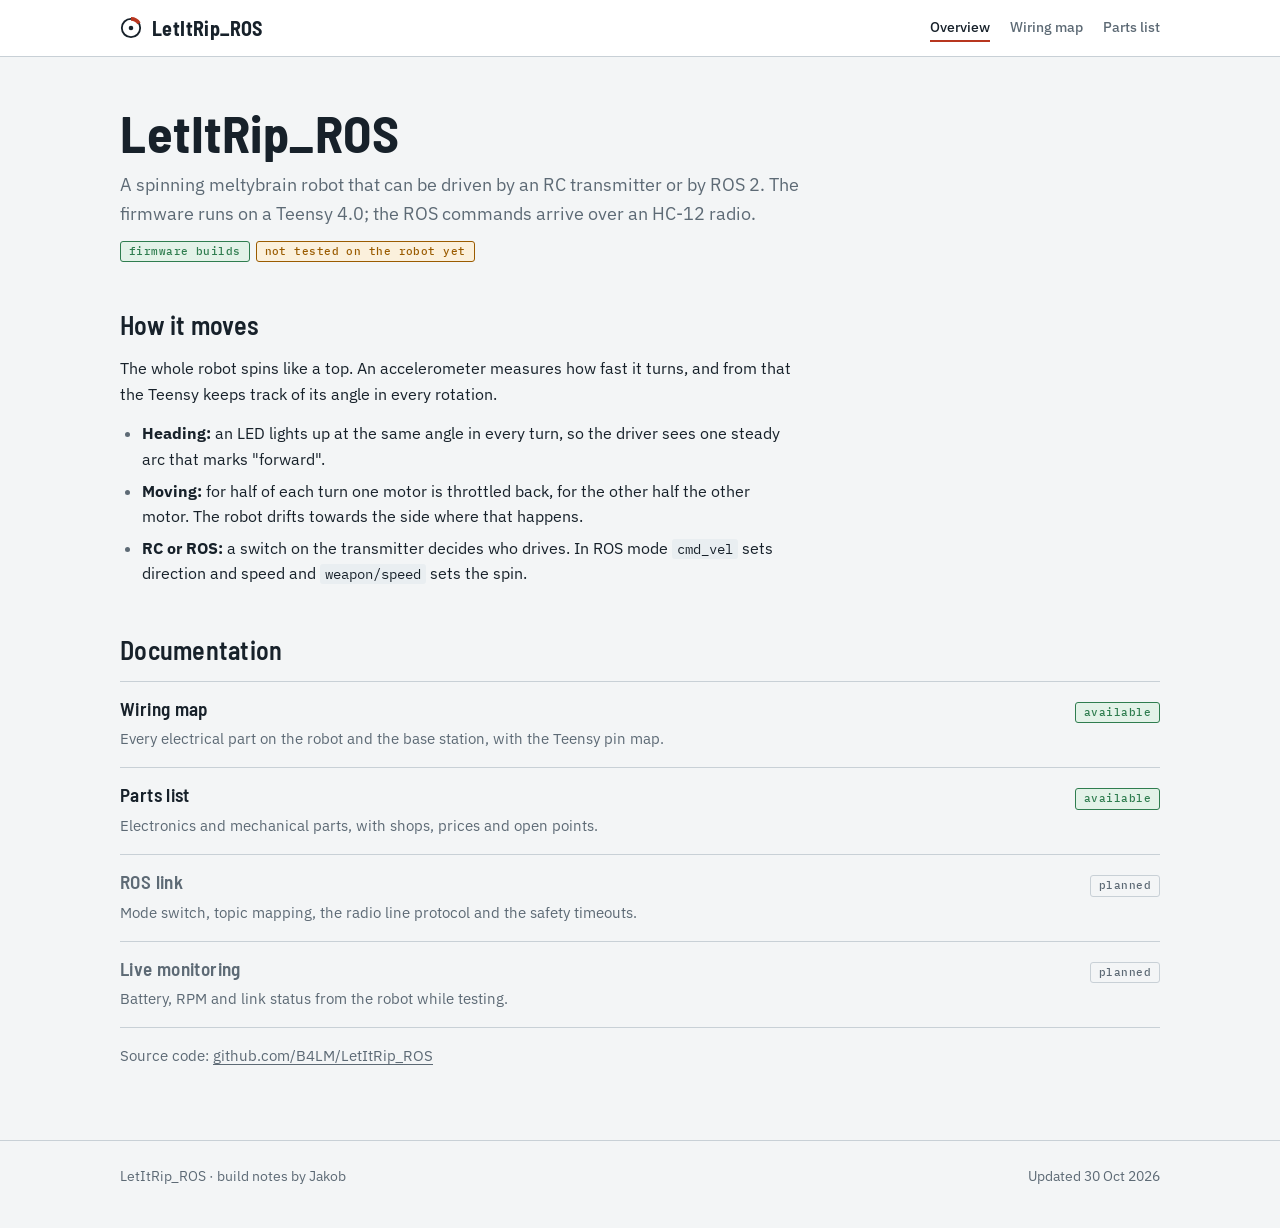
<file: index.html>
<!DOCTYPE html>
<html lang="en">
<head>
  <meta charset="UTF-8">
  <meta name="viewport" content="width=device-width, initial-scale=1.0, viewport-fit=cover">
  <title>LetItRip_ROS</title>
  <meta name="description" content="Meltybrain combat robot driven by RC or ROS 2.">
  <link rel="preconnect" href="https://fonts.googleapis.com">
  <link rel="preconnect" href="https://fonts.gstatic.com" crossorigin>
  <link rel="stylesheet" href="https://fonts.googleapis.com/css2?family=Barlow+Semi+Condensed:wght@500;600;700&family=IBM+Plex+Sans:wght@400;500;600&family=IBM+Plex+Mono:wght@400;500&display=swap">
  <link rel="stylesheet" href="assets/css/site.css">
</head>
<body>
  <header class="site-header">
    <div class="wrap">
      <a class="brand" href="index.html"><svg class="brand-mark" viewBox="0 0 24 24" aria-hidden="true"><circle cx="12" cy="12" r="10" fill="none" stroke="currentColor" stroke-width="2"/><path d="M12 2 A10 10 0 0 1 20.7 7" fill="none" style="stroke:var(--accent)" stroke-width="4"/><circle cx="12" cy="12" r="2.5" fill="currentColor"/></svg>LetItRip_ROS</a>
      <nav class="site-nav" aria-label="Main">
        <a href="index.html" aria-current="page">Overview</a>
        <a href="wiring.html">Wiring map</a>
        <a href="parts.html">Parts list</a>
      </nav>
    </div>
  </header>

  <main class="wrap">
    <div class="intro">
      <h1>LetItRip_ROS</h1>
      <p class="lede">A spinning meltybrain robot that can be driven by an RC transmitter or by ROS 2. The firmware runs on a Teensy 4.0; the ROS commands arrive over an HC-12 radio.</p>
      <div class="tags"><span class="tag ok">firmware builds</span><span class="tag wip">not tested on the robot yet</span></div>
    </div>

    <section aria-labelledby="how">
      <h2 id="how">How it moves</h2>
      <div class="prose">
        <p>The whole robot spins like a top. An accelerometer measures how fast it turns, and from that the Teensy keeps track of its angle in every rotation.</p>
        <ul>
          <li><b>Heading:</b> an LED lights up at the same angle in every turn, so the driver sees one steady arc that marks "forward".</li>
          <li><b>Moving:</b> for half of each turn one motor is throttled back, for the other half the other motor. The robot drifts towards the side where that happens.</li>
          <li><b>RC or ROS:</b> a switch on the transmitter decides who drives. In ROS mode <code>cmd_vel</code> sets direction and speed and <code>weapon/speed</code> sets the spin.</li>
        </ul>
      </div>
    </section>

    <section aria-labelledby="docs">
      <h2 id="docs">Documentation</h2>
      <ul class="doclist">
        <li>
          <h3><a href="wiring.html">Wiring map</a></h3>
          <p>Every electrical part on the robot and the base station, with the Teensy pin map.</p>
          <span class="tag ok">available</span>
        </li>
        <li>
          <h3><a href="parts.html">Parts list</a></h3>
          <p>Electronics and mechanical parts, with shops, prices and open points.</p>
          <span class="tag ok">available</span>
        </li>
        <li class="planned">
          <h3>ROS link</h3>
          <p>Mode switch, topic mapping, the radio line protocol and the safety timeouts.</p>
          <span class="tag">planned</span>
        </li>
        <li class="planned">
          <h3>Live monitoring</h3>
          <p>Battery, RPM and link status from the robot while testing.</p>
          <span class="tag">planned</span>
        </li>
      </ul>
      <p class="minor">Source code: <a href="https://github.com/B4LM/LetItRip_ROS">github.com/B4LM/LetItRip_ROS</a></p>
    </section>
  </main>

  <footer class="site-footer">
    <div class="wrap">
      <span>LetItRip_ROS · build notes by Jakob</span>
      <span>Updated 30 Oct 2026</span>
    </div>
  </footer>
</body>
</html>
</file>
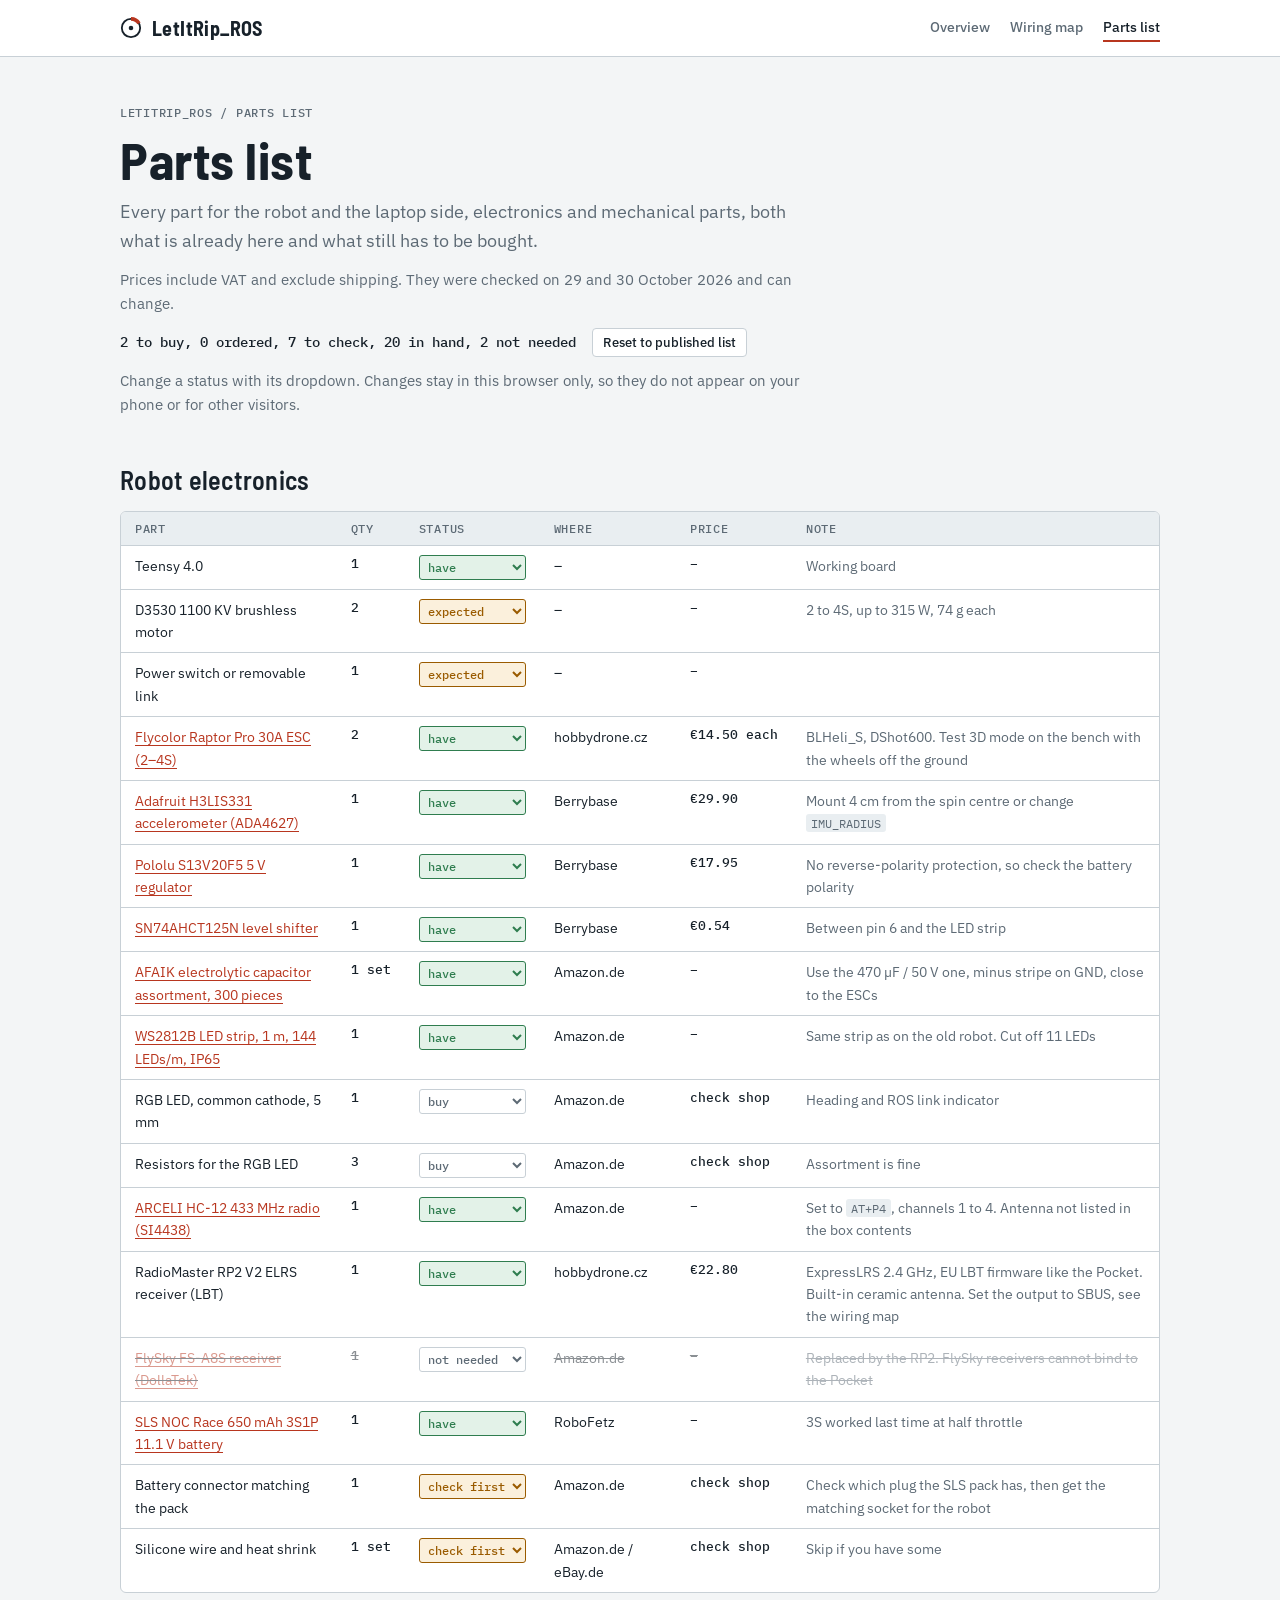
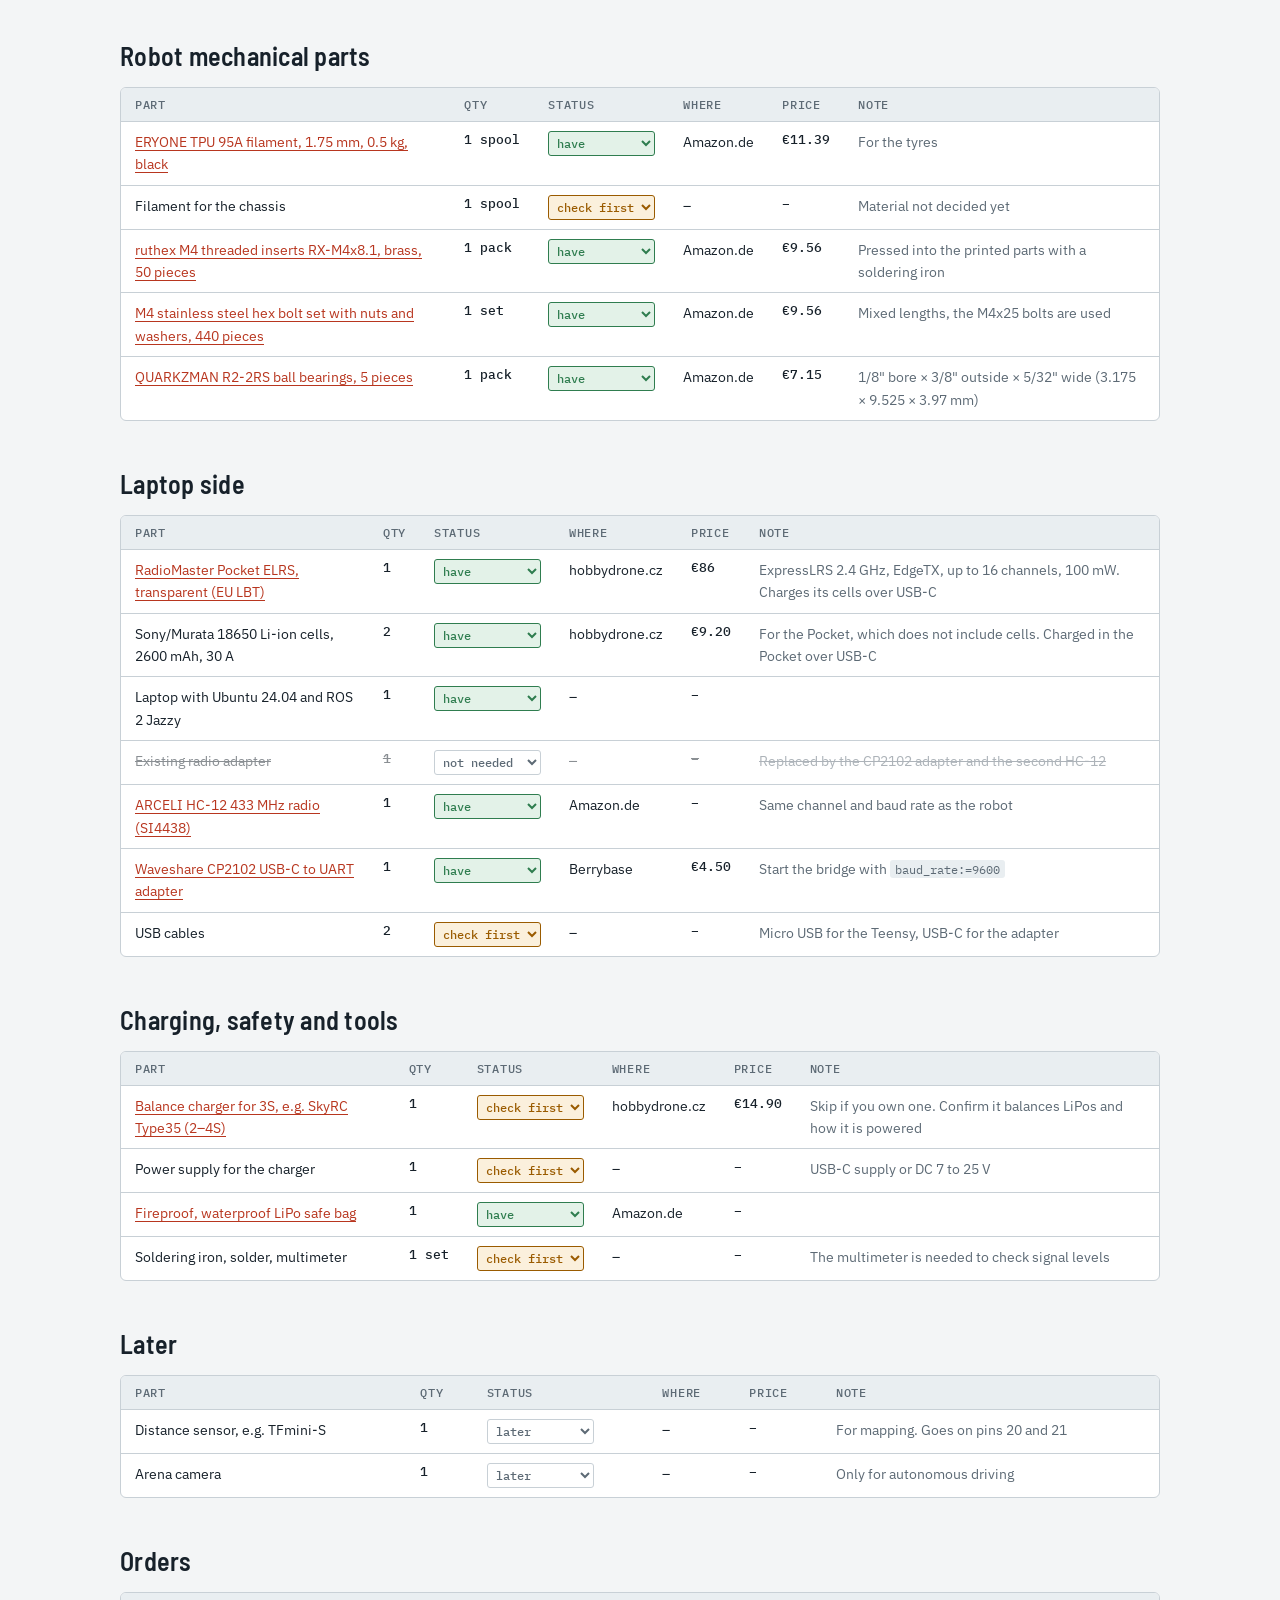
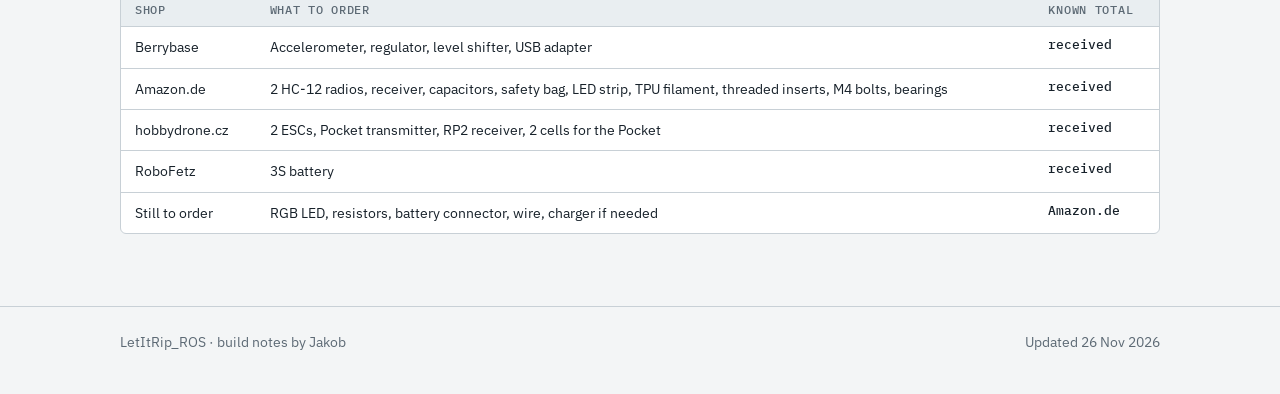
<file: parts.html>
<!DOCTYPE html>
<html lang="en">
<head>
  <meta charset="UTF-8">
  <meta name="viewport" content="width=device-width, initial-scale=1.0, viewport-fit=cover">
  <title>LetItRip Parts List</title>
  <meta name="description" content="Electrical parts for the LetItRip_ROS robot, grouped by shop.">
  <link rel="preconnect" href="https://fonts.googleapis.com">
  <link rel="preconnect" href="https://fonts.gstatic.com" crossorigin>
  <link rel="stylesheet" href="https://fonts.googleapis.com/css2?family=Barlow+Semi+Condensed:wght@500;600;700&family=IBM+Plex+Sans:wght@400;500;600&family=IBM+Plex+Mono:wght@400;500&display=swap">
  <link rel="stylesheet" href="assets/css/site.css">
</head>
<body>
  <header class="site-header">
    <div class="wrap">
      <a class="brand" href="index.html"><svg class="brand-mark" viewBox="0 0 24 24" aria-hidden="true"><circle cx="12" cy="12" r="10" fill="none" stroke="currentColor" stroke-width="2"/><path d="M12 2 A10 10 0 0 1 20.7 7" fill="none" style="stroke:var(--accent)" stroke-width="4"/><circle cx="12" cy="12" r="2.5" fill="currentColor"/></svg>LetItRip_ROS</a>
      <nav class="site-nav" aria-label="Main">
        <a href="index.html">Overview</a>
        <a href="wiring.html">Wiring map</a>
        <a href="parts.html" aria-current="page">Parts list</a>
      </nav>
    </div>
  </header>

  <main class="wrap">
    <div class="intro">
      <p class="crumbs"><a href="index.html">LetItRip_ROS</a> / Parts list</p>
      <h1>Parts list</h1>
      <p class="lede">Every part for the robot and the laptop side, electronics and mechanical parts, both what is already here and what still has to be bought.</p>
      <p class="minor">Prices include VAT and exclude shipping. They were checked on 29 and 30 October 2026 and can change.</p>
      <div class="parts-tools" id="parts-tools" hidden>
        <p id="parts-summary" aria-live="polite"></p>
        <button type="button" id="parts-reset">Reset to published list</button>
      </div>
      <p class="minor">Change a status with its dropdown. Changes stay in this browser only, so they do not appear on your phone or for other visitors.</p>
    </div>

    <section aria-labelledby="robot">
      <h2 id="robot">Robot electronics</h2>
      <div class="table-wrap">
        <table>
          <thead><tr><th>Part</th><th>Qty</th><th>Status</th><th>Where</th><th>Price</th><th>Note</th></tr></thead>
          <tbody>
            <tr><td>Teensy 4.0</td><td class="mono">1</td><td><span class="tag ok">have</span></td><td>–</td><td class="mono">–</td><td class="note">Working board</td></tr>
            <tr><td>D3530 1100 KV brushless motor</td><td class="mono">2</td><td><span class="tag wip">expected</span></td><td>–</td><td class="mono">–</td><td class="note">2 to 4S, up to 315 W, 74 g each</td></tr>
            <tr><td>Power switch or removable link</td><td class="mono">1</td><td><span class="tag wip">expected</span></td><td>–</td><td class="mono">–</td><td class="note"></td></tr>
            <tr><td><a href="https://hobbydrone.cz/en/esc-single-flycolor-raptor-pro-30a-2-4s">Flycolor Raptor Pro 30A ESC (2–4S)</a></td><td class="mono">2</td><td><span class="tag ok">have</span></td><td>hobbydrone.cz</td><td class="mono">€14.50 each</td><td class="note">BLHeli_S, DShot600. Test 3D mode on the bench with the wheels off the ground</td></tr>
            <tr><td><a href="https://www.berrybase.at/adafruit-h3lis331-ultra-weitbereich-drei-achsen-beschleunigungsmesser">Adafruit H3LIS331 accelerometer (ADA4627)</a></td><td class="mono">1</td><td><span class="tag ok">have</span></td><td>Berrybase</td><td class="mono">€29.90</td><td class="note">Mount 4 cm from the spin centre or change <code>IMU_RADIUS</code></td></tr>
            <tr><td><a href="https://www.berrybase.at/pololu-s13v20f5-5v-2a-step-up-step-down-spannungsregler">Pololu S13V20F5 5 V regulator</a></td><td class="mono">1</td><td><span class="tag ok">have</span></td><td>Berrybase</td><td class="mono">€17.95</td><td class="note">No reverse-polarity protection, so check the battery polarity</td></tr>
            <tr><td><a href="https://www.berrybase.at/sn74ahct125n-quad-level-shifter-dil-14">SN74AHCT125N level shifter</a></td><td class="mono">1</td><td><span class="tag ok">have</span></td><td>Berrybase</td><td class="mono">€0.54</td><td class="note">Between pin 6 and the LED strip</td></tr>
            <tr><td><a href="https://www.amazon.de/-/en/dp/B0B395BFSW">AFAIK electrolytic capacitor assortment, 300 pieces</a></td><td class="mono">1 set</td><td><span class="tag ok">have</span></td><td>Amazon.de</td><td class="mono">–</td><td class="note">Use the 470 µF / 50 V one, minus stripe on GND, close to the ESCs</td></tr>
            <tr><td><a href="https://www.amazon.de/dp/B0B8N4V9HW">WS2812B LED strip, 1 m, 144 LEDs/m, IP65</a></td><td class="mono">1</td><td><span class="tag ok">have</span></td><td>Amazon.de</td><td class="mono">–</td><td class="note">Same strip as on the old robot. Cut off 11 LEDs</td></tr>
            <tr><td>RGB LED, common cathode, 5 mm</td><td class="mono">1</td><td><span class="tag">buy</span></td><td>Amazon.de</td><td class="mono">check shop</td><td class="note">Heading and ROS link indicator</td></tr>
            <tr><td>Resistors for the RGB LED</td><td class="mono">3</td><td><span class="tag">buy</span></td><td>Amazon.de</td><td class="mono">check shop</td><td class="note">Assortment is fine</td></tr>
            <tr><td><a href="https://www.amazon.de/-/en/dp/B07C92ZRS8">ARCELI HC-12 433 MHz radio (SI4438)</a></td><td class="mono">1</td><td><span class="tag ok">have</span></td><td>Amazon.de</td><td class="mono">–</td><td class="note">Set to <code>AT+P4</code>, channels 1 to 4. Antenna not listed in the box contents</td></tr>
            <tr><td>RadioMaster RP2 V2 ELRS receiver (LBT)</td><td class="mono">1</td><td><span class="tag ok">have</span></td><td>hobbydrone.cz</td><td class="mono">€22.80</td><td class="note">ExpressLRS 2.4 GHz, EU LBT firmware like the Pocket. Built-in ceramic antenna. Set the output to SBUS, see the wiring map</td></tr>
            <tr><td><a href="https://www.amazon.de/-/en/dp/B092VW9Y4J">FlySky FS-A8S receiver (DollaTek)</a></td><td class="mono">1</td><td><span class="tag">not needed</span></td><td>Amazon.de</td><td class="mono">–</td><td class="note">Replaced by the RP2. FlySky receivers cannot bind to the Pocket</td></tr>
            <tr><td><a href="https://robofetz.fsmb.at/">SLS NOC Race 650 mAh 3S1P 11.1 V battery</a></td><td class="mono">1</td><td><span class="tag ok">have</span></td><td>RoboFetz</td><td class="mono">–</td><td class="note">3S worked last time at half throttle</td></tr>
            <tr><td>Battery connector matching the pack</td><td class="mono">1</td><td><span class="tag wip">check first</span></td><td>Amazon.de</td><td class="mono">check shop</td><td class="note">Check which plug the SLS pack has, then get the matching socket for the robot</td></tr>
            <tr><td>Silicone wire and heat shrink</td><td class="mono">1 set</td><td><span class="tag wip">check first</span></td><td>Amazon.de / eBay.de</td><td class="mono">check shop</td><td class="note">Skip if you have some</td></tr>
          </tbody>
        </table>
      </div>
    </section>

    <section aria-labelledby="mechanics">
      <h2 id="mechanics">Robot mechanical parts</h2>
      <div class="table-wrap">
        <table>
          <thead><tr><th>Part</th><th>Qty</th><th>Status</th><th>Where</th><th>Price</th><th>Note</th></tr></thead>
          <tbody>
            <tr><td><a href="https://www.amazon.de/dp/B07XNYTPN9">ERYONE TPU 95A filament, 1.75 mm, 0.5 kg, black</a></td><td class="mono">1 spool</td><td><span class="tag ok">have</span></td><td>Amazon.de</td><td class="mono">€11.39</td><td class="note">For the tyres</td></tr>
            <tr><td>Filament for the chassis</td><td class="mono">1 spool</td><td><span class="tag wip">check first</span></td><td>–</td><td class="mono">–</td><td class="note">Material not decided yet</td></tr>
            <tr><td><a href="https://www.amazon.de/dp/B07YSV66Y5">ruthex M4 threaded inserts RX-M4x8.1, brass, 50 pieces</a></td><td class="mono">1 pack</td><td><span class="tag ok">have</span></td><td>Amazon.de</td><td class="mono">€9.56</td><td class="note">Pressed into the printed parts with a soldering iron</td></tr>
            <tr><td><a href="https://www.amazon.de/dp/B0CX1J8WNS">M4 stainless steel hex bolt set with nuts and washers, 440 pieces</a></td><td class="mono">1 set</td><td><span class="tag ok">have</span></td><td>Amazon.de</td><td class="mono">€9.56</td><td class="note">Mixed lengths, the M4x25 bolts are used</td></tr>
            <tr><td><a href="https://www.amazon.de/dp/B0DS8ZFH1N">QUARKZMAN R2-2RS ball bearings, 5 pieces</a></td><td class="mono">1 pack</td><td><span class="tag ok">have</span></td><td>Amazon.de</td><td class="mono">€7.15</td><td class="note">1/8" bore × 3/8" outside × 5/32" wide (3.175 × 9.525 × 3.97 mm)</td></tr>
          </tbody>
        </table>
      </div>
    </section>

    <section aria-labelledby="base">
      <h2 id="base">Laptop side</h2>
      <div class="table-wrap">
        <table>
          <thead><tr><th>Part</th><th>Qty</th><th>Status</th><th>Where</th><th>Price</th><th>Note</th></tr></thead>
          <tbody>
            <tr><td><a href="https://www.hobbydrone.cz/de/pocket-elrs-transparent/">RadioMaster Pocket ELRS, transparent (EU LBT)</a></td><td class="mono">1</td><td><span class="tag ok">have</span></td><td>hobbydrone.cz</td><td class="mono">€86</td><td class="note">ExpressLRS 2.4 GHz, EdgeTX, up to 16 channels, 100 mW. Charges its cells over USB-C</td></tr>
            <tr><td>Sony/Murata 18650 Li-ion cells, 2600 mAh, 30 A</td><td class="mono">2</td><td><span class="tag ok">have</span></td><td>hobbydrone.cz</td><td class="mono">€9.20</td><td class="note">For the Pocket, which does not include cells. Charged in the Pocket over USB-C</td></tr>
            <tr><td>Laptop with Ubuntu 24.04 and ROS 2 Jazzy</td><td class="mono">1</td><td><span class="tag ok">have</span></td><td>–</td><td class="mono">–</td><td class="note"></td></tr>
            <tr><td>Existing radio adapter</td><td class="mono">1</td><td><span class="tag">not needed</span></td><td>–</td><td class="mono">–</td><td class="note">Replaced by the CP2102 adapter and the second HC-12</td></tr>
            <tr><td><a href="https://www.amazon.de/-/en/dp/B07C92ZRS8">ARCELI HC-12 433 MHz radio (SI4438)</a></td><td class="mono">1</td><td><span class="tag ok">have</span></td><td>Amazon.de</td><td class="mono">–</td><td class="note">Same channel and baud rate as the robot</td></tr>
            <tr><td><a href="https://www.berrybase.at/waveshare-cp2102-usb-c-zu-uart-modul-led-indikatoren-txd-rxd-rts-cts-multikompatibel-5v-3.3v">Waveshare CP2102 USB-C to UART adapter</a></td><td class="mono">1</td><td><span class="tag ok">have</span></td><td>Berrybase</td><td class="mono">€4.50</td><td class="note">Start the bridge with <code>baud_rate:=9600</code></td></tr>
            <tr><td>USB cables</td><td class="mono">2</td><td><span class="tag wip">check first</span></td><td>–</td><td class="mono">–</td><td class="note">Micro USB for the Teensy, USB-C for the adapter</td></tr>
          </tbody>
        </table>
      </div>
    </section>

    <section aria-labelledby="charging">
      <h2 id="charging">Charging, safety and tools</h2>
      <div class="table-wrap">
        <table>
          <thead><tr><th>Part</th><th>Qty</th><th>Status</th><th>Where</th><th>Price</th><th>Note</th></tr></thead>
          <tbody>
            <tr><td><a href="https://www.hobbydrone.cz/charger-skyrc-type35-2-4s-lithium/">Balance charger for 3S, e.g. SkyRC Type35 (2–4S)</a></td><td class="mono">1</td><td><span class="tag wip">check first</span></td><td>hobbydrone.cz</td><td class="mono">€14.90</td><td class="note">Skip if you own one. Confirm it balances LiPos and how it is powered</td></tr>
            <tr><td>Power supply for the charger</td><td class="mono">1</td><td><span class="tag wip">check first</span></td><td>–</td><td class="mono">–</td><td class="note">USB-C supply or DC 7 to 25 V</td></tr>
            <tr><td><a href="https://www.amazon.de/-/en/dp/B0H945726X">Fireproof, waterproof LiPo safe bag</a></td><td class="mono">1</td><td><span class="tag ok">have</span></td><td>Amazon.de</td><td class="mono">–</td><td class="note"></td></tr>
            <tr><td>Soldering iron, solder, multimeter</td><td class="mono">1 set</td><td><span class="tag wip">check first</span></td><td>–</td><td class="mono">–</td><td class="note">The multimeter is needed to check signal levels</td></tr>
          </tbody>
        </table>
      </div>
    </section>

    <section aria-labelledby="later">
      <h2 id="later">Later</h2>
      <div class="table-wrap">
        <table>
          <thead><tr><th>Part</th><th>Qty</th><th>Status</th><th>Where</th><th>Price</th><th>Note</th></tr></thead>
          <tbody>
            <tr><td>Distance sensor, e.g. TFmini-S</td><td class="mono">1</td><td><span class="tag">later</span></td><td>–</td><td class="mono">–</td><td class="note">For mapping. Goes on pins 20 and 21</td></tr>
            <tr><td>Arena camera</td><td class="mono">1</td><td><span class="tag">later</span></td><td>–</td><td class="mono">–</td><td class="note">Only for autonomous driving</td></tr>
          </tbody>
        </table>
      </div>
    </section>

    <section aria-labelledby="orders">
      <h2 id="orders">Orders</h2>
      <div class="table-wrap">
        <table>
          <thead><tr><th>Shop</th><th>What to order</th><th>Known total</th></tr></thead>
          <tbody>
            <tr><td>Berrybase</td><td>Accelerometer, regulator, level shifter, USB adapter</td><td class="mono">received</td></tr>
            <tr><td>Amazon.de</td><td>2 HC-12 radios, receiver, capacitors, safety bag, LED strip, TPU filament, threaded inserts, M4 bolts, bearings</td><td class="mono">received</td></tr>
            <tr><td>hobbydrone.cz</td><td>2 ESCs, Pocket transmitter, RP2 receiver, 2 cells for the Pocket</td><td class="mono">received</td></tr>
            <tr><td>RoboFetz</td><td>3S battery</td><td class="mono">received</td></tr>
            <tr><td>Still to order</td><td>RGB LED, resistors, battery connector, wire, charger if needed</td><td class="mono">Amazon.de</td></tr>
          </tbody>
        </table>
      </div>
    </section>
  </main>

  <footer class="site-footer">
    <div class="wrap">
      <span>LetItRip_ROS · build notes by Jakob</span>
      <span>Updated 26 Nov 2026</span>
    </div>
  </footer>
  <script src="assets/js/parts.js" defer></script>
</body>
</html>
</file>
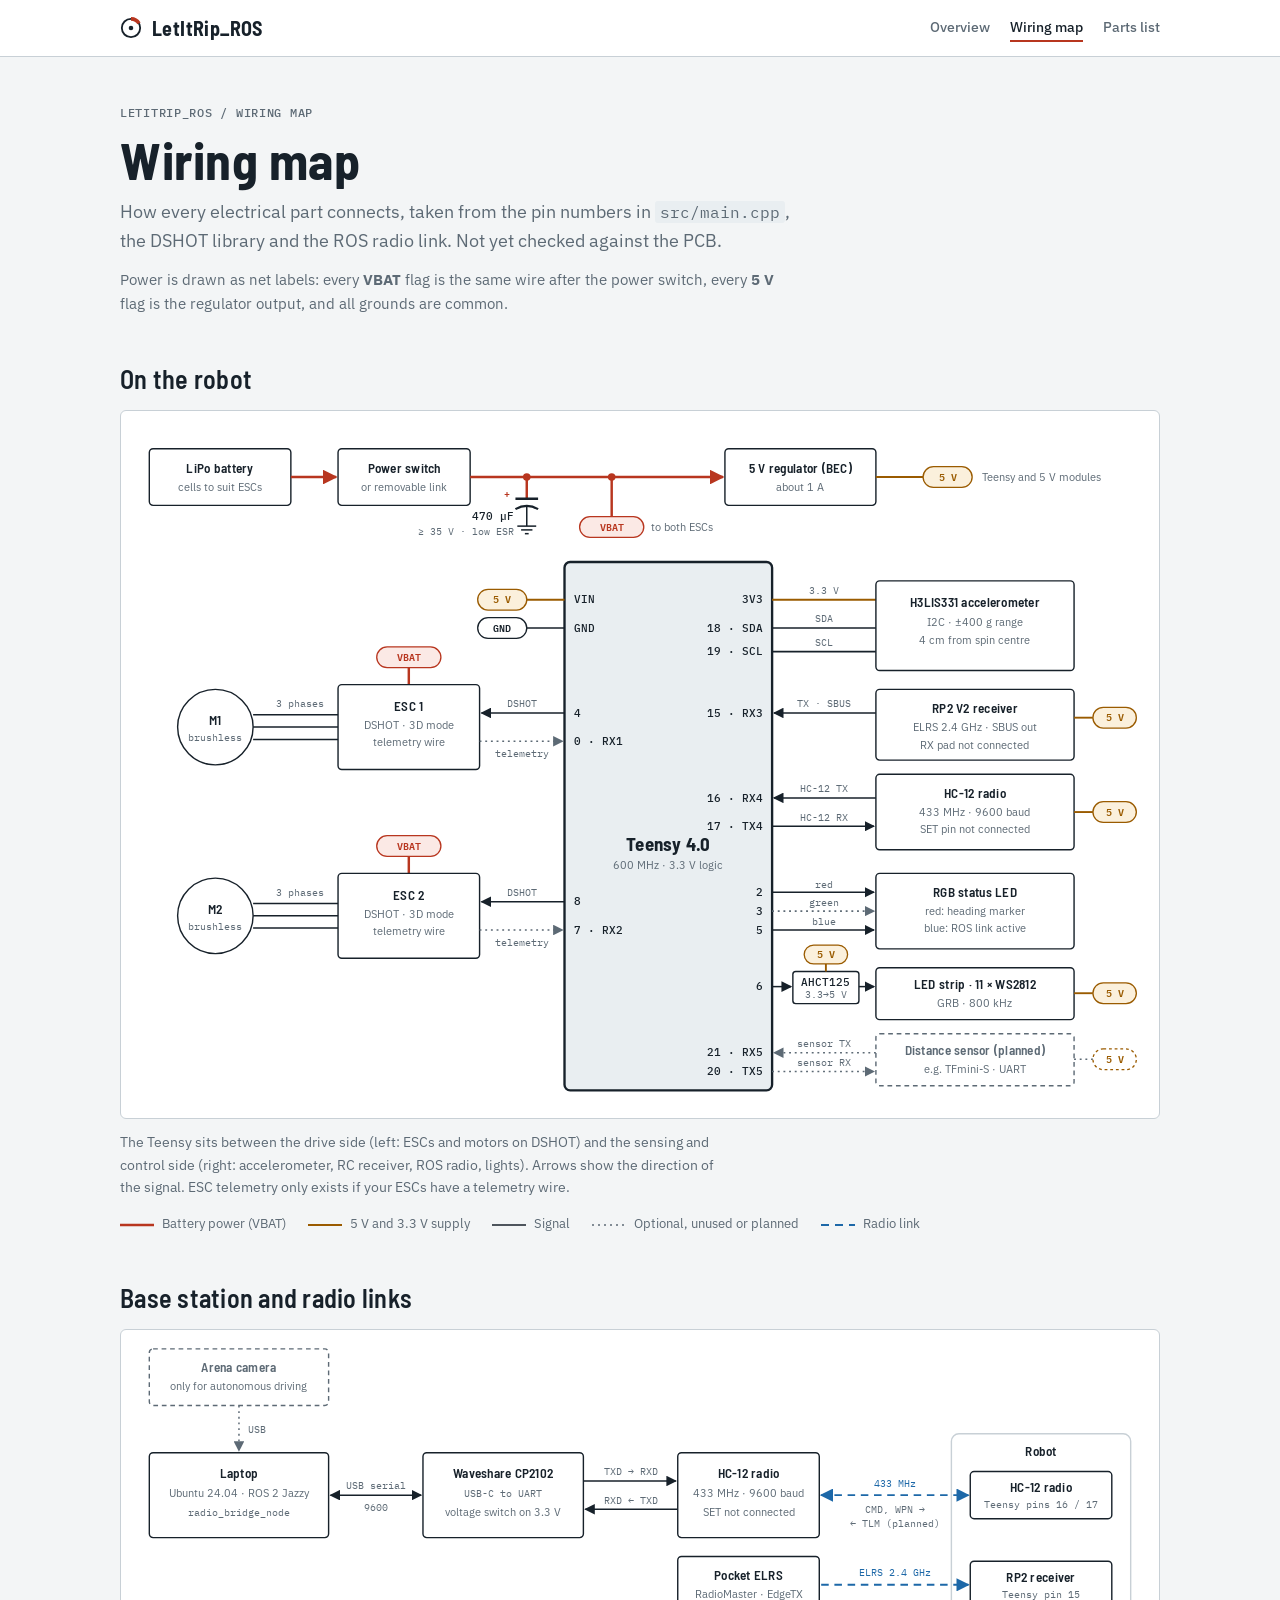
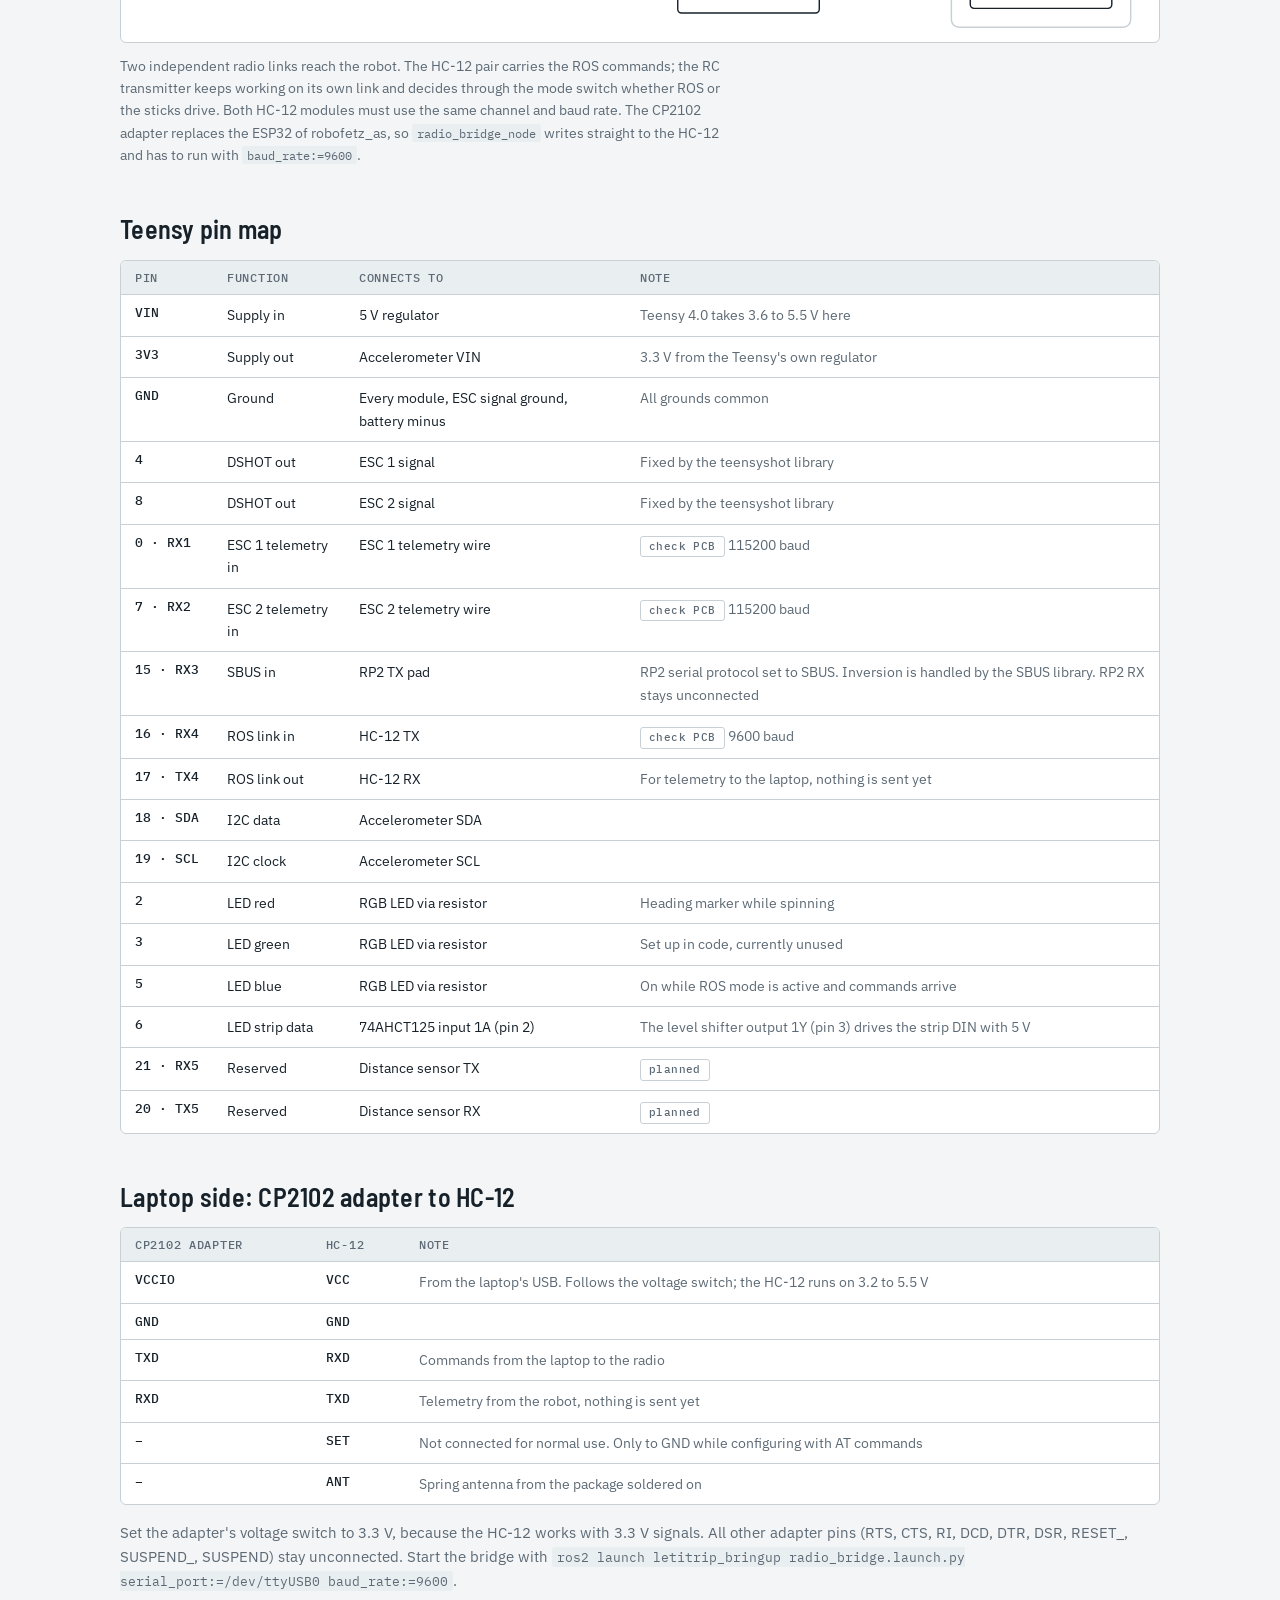
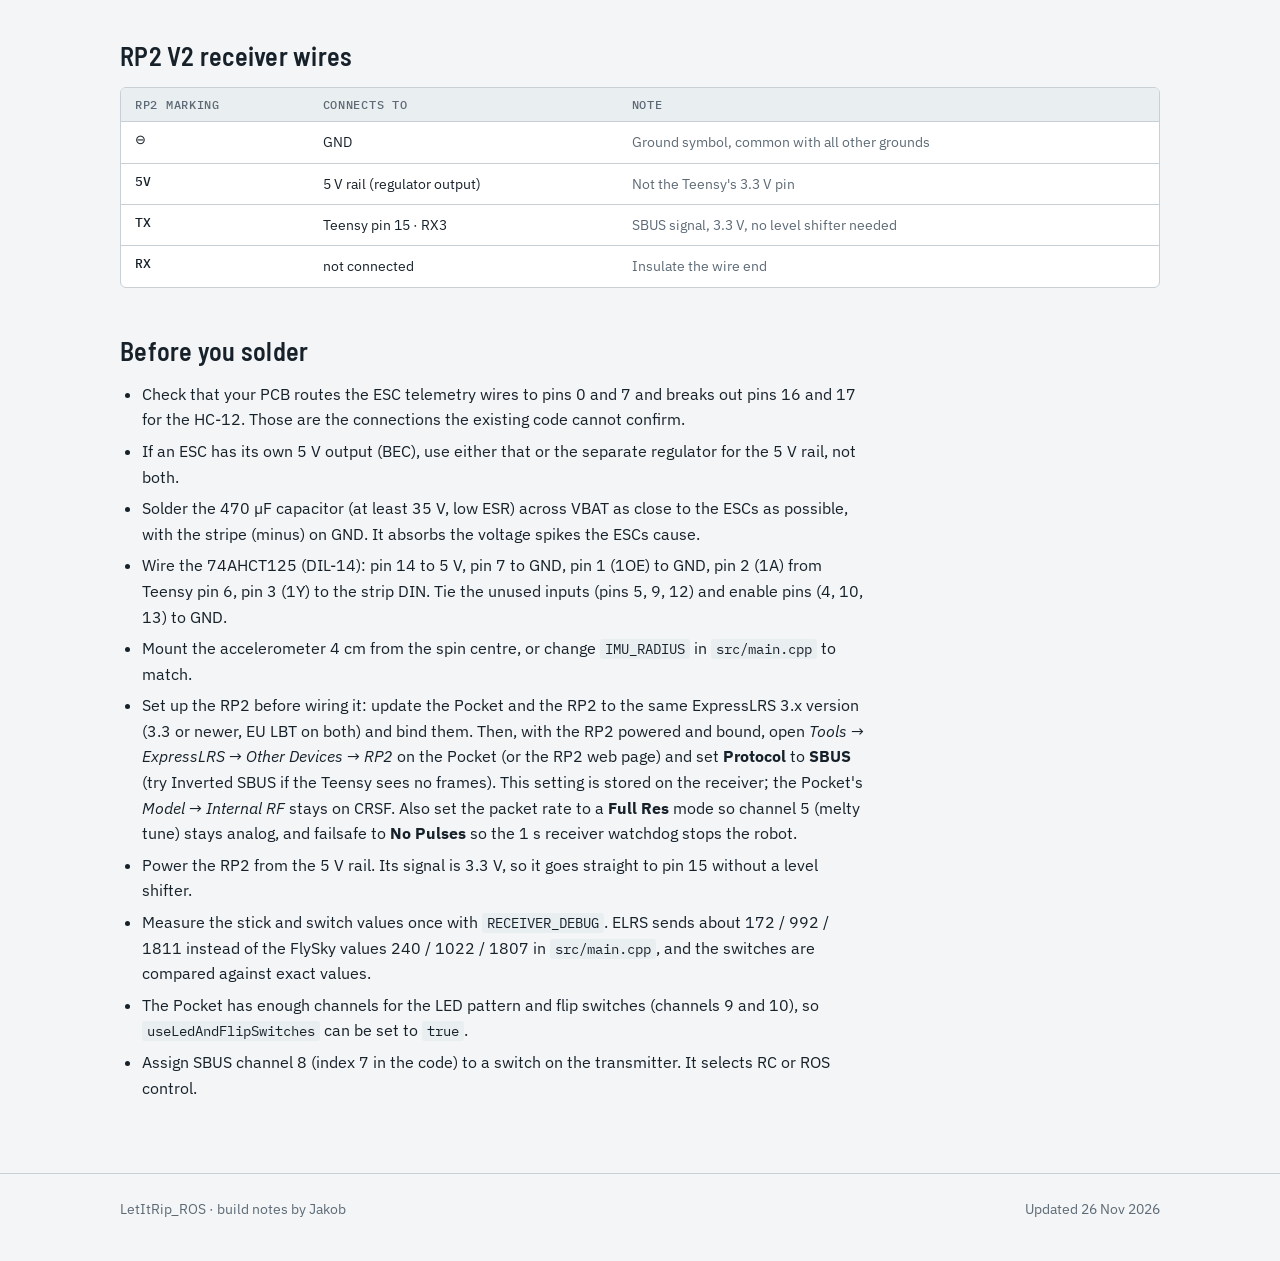
<file: wiring.html>
<!DOCTYPE html>
<html lang="en">
<head>
  <meta charset="UTF-8">
  <meta name="viewport" content="width=device-width, initial-scale=1.0, viewport-fit=cover">
  <title>LetItRip Wiring Map</title>
  <meta name="description" content="Wiring and Teensy pin map of the LetItRip meltybrain.">
  <link rel="preconnect" href="https://fonts.googleapis.com">
  <link rel="preconnect" href="https://fonts.gstatic.com" crossorigin>
  <link rel="stylesheet" href="https://fonts.googleapis.com/css2?family=Barlow+Semi+Condensed:wght@500;600;700&family=IBM+Plex+Sans:wght@400;500;600&family=IBM+Plex+Mono:wght@400;500&display=swap">
  <link rel="stylesheet" href="assets/css/site.css">
  <style>
  /* schematic marks, colours come from site.css */
  .legend { display: flex; flex-wrap: wrap; gap: 10px 22px; font-size: 13px; color: var(--muted); }
.legend span { display: inline-flex; align-items: center; gap: 8px; }
.legend svg { width: 34px; height: 10px; flex: none; }
.box { fill: var(--panel); stroke: var(--fg); stroke-width: 1.5; }
.mcu { fill: var(--panel-strong); stroke: var(--fg); stroke-width: 2.5; }
.plan { fill: var(--panel); stroke: var(--muted); stroke-width: 1.5; stroke-dasharray: 5 4; }
.group { fill: none; stroke: var(--border); stroke-width: 1.5; }
.w { stroke: var(--fg); stroke-width: 1.6; fill: none; }
.wp { stroke: var(--accent); stroke-width: 2.6; fill: none; }
.wr { stroke: var(--rail); stroke-width: 2; fill: none; }
.wo { stroke: var(--muted); stroke-width: 1.6; stroke-dasharray: 2 4; fill: none; }
.wx { stroke: var(--radio); stroke-width: 2; stroke-dasharray: 8 6; fill: none; }
.ah { fill: var(--fg); } .ah-p { fill: var(--accent); } .ah-o { fill: var(--muted); } .ah-x { fill: var(--radio); }
.dot { fill: var(--fg); } .dot-p { fill: var(--accent); }
.pill-p { fill: var(--accent-bg); stroke: var(--accent); stroke-width: 1.4; }
.pill-r { fill: var(--rail-bg); stroke: var(--rail); stroke-width: 1.4; }
.pill-g { fill: var(--panel); stroke: var(--fg); stroke-width: 1.4; }
.pill-o { fill: var(--panel); stroke: var(--rail); stroke-width: 1.4; stroke-dasharray: 3 3; }
.cap { stroke: var(--fg); stroke-width: 2.4; fill: none; }
.motor { fill: var(--panel); stroke: var(--fg); stroke-width: 1.5; }
.t { font: 600 14px var(--display); fill: var(--fg); letter-spacing: .02em; }
.tl { font: 700 20px var(--display); fill: var(--fg); letter-spacing: .02em; }
.s { font: 12px var(--sans); fill: var(--muted); }
.sm { font: 11px var(--mono); fill: var(--muted); }
.pin { font: 500 12px var(--mono); fill: var(--fg); }
.lab { font: 11px var(--mono); fill: var(--muted); }
.tp { font: 600 11px var(--mono); fill: var(--accent); }
.tr { font: 600 11px var(--mono); fill: var(--rail); }
.tg { font: 600 11px var(--mono); fill: var(--fg); }
.tx { font: 11px var(--mono); fill: var(--radio); }
.tplan { font: 600 14px var(--display); fill: var(--muted); letter-spacing: .02em; }

  ul.checks { margin: 0; padding-left: 22px; display: grid; gap: 6px; max-width: 75ch; }
  </style>
</head>
<body>
  <header class="site-header">
    <div class="wrap">
      <a class="brand" href="index.html"><svg class="brand-mark" viewBox="0 0 24 24" aria-hidden="true"><circle cx="12" cy="12" r="10" fill="none" stroke="currentColor" stroke-width="2"/><path d="M12 2 A10 10 0 0 1 20.7 7" fill="none" style="stroke:var(--accent)" stroke-width="4"/><circle cx="12" cy="12" r="2.5" fill="currentColor"/></svg>LetItRip_ROS</a>
      <nav class="site-nav" aria-label="Main">
        <a href="index.html">Overview</a>
        <a href="wiring.html" aria-current="page">Wiring map</a>
        <a href="parts.html">Parts list</a>
      </nav>
    </div>
  </header>

  <main class="wrap">
    <div class="intro">
      <p class="crumbs"><a href="index.html">LetItRip_ROS</a> / Wiring map</p>
      <h1>Wiring map</h1>
      <p class="lede">How every electrical part connects, taken from the pin numbers in <code>src/main.cpp</code>, the DSHOT library and the ROS radio link. Not yet checked against the PCB.</p>
      <p class="minor">Power is drawn as net labels: every <b>VBAT</b> flag is the same wire after the power switch, every <b>5 V</b> flag is the regulator output, and all grounds are common.</p>
    </div>

    <section aria-labelledby="robot">
      <h2 id="robot">On the robot</h2>
      <figure>
      <div class="sheet">
        <svg viewBox="0 0 1100 750" role="img" aria-label="Robot wiring: the LiPo goes through the power switch to the two ESCs (VBAT) and to a 5 V regulator. The Teensy 4.0 drives ESC 1 on pin 4 and ESC 2 on pin 8 with DSHOT and reads their telemetry on pins 0 and 7. On the other side it reads the H3LIS331 accelerometer over I2C on pins 18 and 19, the RadioMaster RP2 ELRS receiver (SBUS) on pin 15, the HC-12 radio on pins 16 and 17, drives the RGB LED on pins 2, 3 and 5 and the LED strip on pin 6 through a 74AHCT125 level shifter. A 470 µF capacitor sits across VBAT. Pins 20 and 21 are reserved for a planned distance sensor.">
          <defs>
            <marker id="a" viewBox="0 0 10 10" refX="9" refY="5" markerWidth="7" markerHeight="7" orient="auto-start-reverse"><path d="M0,0 L10,5 L0,10 z" class="ah"/></marker>
            <marker id="ap" viewBox="0 0 10 10" refX="9" refY="5" markerWidth="6" markerHeight="6" orient="auto-start-reverse"><path d="M0,0 L10,5 L0,10 z" class="ah-p"/></marker>
            <marker id="ao" viewBox="0 0 10 10" refX="9" refY="5" markerWidth="7" markerHeight="7" orient="auto-start-reverse"><path d="M0,0 L10,5 L0,10 z" class="ah-o"/></marker>
          </defs>

          <!-- power chain -->
          <rect class="box" x="30" y="40" width="150" height="60" rx="4"/>
          <text class="t" x="105" y="66" text-anchor="middle">LiPo battery</text>
          <text class="s" x="105" y="85" text-anchor="middle">cells to suit ESCs</text>
          <line class="wp" x1="180" y1="70" x2="228" y2="70" marker-end="url(#ap)"/>
          <rect class="box" x="230" y="40" width="140" height="60" rx="4"/>
          <text class="t" x="300" y="66" text-anchor="middle">Power switch</text>
          <text class="s" x="300" y="85" text-anchor="middle">or removable link</text>
          <line class="wp" x1="370" y1="70" x2="638" y2="70" marker-end="url(#ap)"/>
          <circle class="dot-p" cx="520" cy="70" r="4"/>
          <circle class="dot-p" cx="430" cy="70" r="4"/>
          <line class="wp" x1="430" y1="70" x2="430" y2="93"/>
          <line class="cap" x1="418" y1="93" x2="442" y2="93"/>
          <path class="cap" d="M418 104 Q430 97 442 104"/>
          <line class="w" x1="430" y1="101" x2="430" y2="122"/>
          <line class="w" x1="420" y1="122" x2="440" y2="122"/>
          <line class="w" x1="424" y1="126" x2="436" y2="126"/>
          <line class="w" x1="428" y1="130" x2="432" y2="130"/>
          <text class="tp" x="412" y="92" text-anchor="end">+</text>
          <text class="pin" x="416" y="116" text-anchor="end">470 µF</text>
          <text class="sm" x="416" y="131" text-anchor="end">≥ 35 V · low ESR</text>
          <line class="wp" x1="520" y1="70" x2="520" y2="112"/>
          <rect class="pill-p" x="486" y="112" width="68" height="22" rx="11"/>
          <text class="tp" x="520" y="127" text-anchor="middle">VBAT</text>
          <text class="s" x="562" y="127">to both ESCs</text>
          <rect class="box" x="640" y="40" width="160" height="60" rx="4"/>
          <text class="t" x="720" y="66" text-anchor="middle">5 V regulator (BEC)</text>
          <text class="s" x="720" y="85" text-anchor="middle">about 1 A</text>
          <line class="wr" x1="800" y1="70" x2="850" y2="70"/>
          <rect class="pill-r" x="850" y="59" width="52" height="22" rx="11"/>
          <text class="tr" x="876" y="74" text-anchor="middle">5 V</text>
          <text class="s" x="912" y="74">Teensy and 5 V modules</text>

          <!-- Teensy -->
          <rect class="mcu" x="470" y="160" width="220" height="560" rx="6"/>
          <text class="tl" x="580" y="466" text-anchor="middle">Teensy 4.0</text>
          <text class="s" x="580" y="485" text-anchor="middle">600 MHz · 3.3 V logic</text>

          <!-- left pins -->
          <text class="pin" x="480" y="204">VIN</text>
          <text class="pin" x="480" y="234">GND</text>
          <text class="pin" x="480" y="324">4</text>
          <text class="pin" x="480" y="354">0 · RX1</text>
          <text class="pin" x="480" y="524">8</text>
          <text class="pin" x="480" y="554">7 · RX2</text>

          <line class="wr" x1="470" y1="200" x2="430" y2="200"/>
          <rect class="pill-r" x="378" y="189" width="52" height="22" rx="11"/>
          <text class="tr" x="404" y="204" text-anchor="middle">5 V</text>
          <line class="w" x1="470" y1="230" x2="430" y2="230"/>
          <rect class="pill-g" x="378" y="219" width="52" height="22" rx="11"/>
          <text class="tg" x="404" y="234" text-anchor="middle">GND</text>

          <!-- ESC 1 + motor 1 -->
          <line class="wp" x1="305" y1="290" x2="305" y2="272"/>
          <rect class="pill-p" x="271" y="250" width="68" height="22" rx="11"/>
          <text class="tp" x="305" y="265" text-anchor="middle">VBAT</text>
          <rect class="box" x="230" y="290" width="150" height="90" rx="4"/>
          <text class="t" x="305" y="318" text-anchor="middle">ESC 1</text>
          <text class="s" x="305" y="337" text-anchor="middle">DSHOT · 3D mode</text>
          <text class="s" x="305" y="355" text-anchor="middle">telemetry wire</text>
          <line class="w" x1="470" y1="320" x2="382" y2="320" marker-end="url(#a)"/>
          <text class="lab" x="425" y="314" text-anchor="middle">DSHOT</text>
          <line class="wo" x1="380" y1="350" x2="468" y2="350" marker-end="url(#ao)"/>
          <text class="lab" x="425" y="367" text-anchor="middle">telemetry</text>
          <line class="w" x1="230" y1="322" x2="140" y2="322"/>
          <line class="w" x1="230" y1="335" x2="140" y2="335"/>
          <line class="w" x1="230" y1="348" x2="140" y2="348"/>
          <text class="lab" x="190" y="314" text-anchor="middle">3 phases</text>
          <circle class="motor" cx="100" cy="335" r="40"/>
          <text class="t" x="100" y="333" text-anchor="middle">M1</text>
          <text class="sm" x="100" y="350" text-anchor="middle">brushless</text>

          <!-- ESC 2 + motor 2 -->
          <line class="wp" x1="305" y1="490" x2="305" y2="472"/>
          <rect class="pill-p" x="271" y="450" width="68" height="22" rx="11"/>
          <text class="tp" x="305" y="465" text-anchor="middle">VBAT</text>
          <rect class="box" x="230" y="490" width="150" height="90" rx="4"/>
          <text class="t" x="305" y="518" text-anchor="middle">ESC 2</text>
          <text class="s" x="305" y="537" text-anchor="middle">DSHOT · 3D mode</text>
          <text class="s" x="305" y="555" text-anchor="middle">telemetry wire</text>
          <line class="w" x1="470" y1="520" x2="382" y2="520" marker-end="url(#a)"/>
          <text class="lab" x="425" y="514" text-anchor="middle">DSHOT</text>
          <line class="wo" x1="380" y1="550" x2="468" y2="550" marker-end="url(#ao)"/>
          <text class="lab" x="425" y="567" text-anchor="middle">telemetry</text>
          <line class="w" x1="230" y1="522" x2="140" y2="522"/>
          <line class="w" x1="230" y1="535" x2="140" y2="535"/>
          <line class="w" x1="230" y1="548" x2="140" y2="548"/>
          <text class="lab" x="190" y="514" text-anchor="middle">3 phases</text>
          <circle class="motor" cx="100" cy="535" r="40"/>
          <text class="t" x="100" y="533" text-anchor="middle">M2</text>
          <text class="sm" x="100" y="550" text-anchor="middle">brushless</text>

          <!-- right pins -->
          <text class="pin" x="680" y="204" text-anchor="end">3V3</text>
          <text class="pin" x="680" y="234" text-anchor="end">18 · SDA</text>
          <text class="pin" x="680" y="259" text-anchor="end">19 · SCL</text>
          <text class="pin" x="680" y="324" text-anchor="end">15 · RX3</text>
          <text class="pin" x="680" y="414" text-anchor="end">16 · RX4</text>
          <text class="pin" x="680" y="444" text-anchor="end">17 · TX4</text>
          <text class="pin" x="680" y="514" text-anchor="end">2</text>
          <text class="pin" x="680" y="534" text-anchor="end">3</text>
          <text class="pin" x="680" y="554" text-anchor="end">5</text>
          <text class="pin" x="680" y="614" text-anchor="end">6</text>
          <text class="pin" x="680" y="684" text-anchor="end">21 · RX5</text>
          <text class="pin" x="680" y="704" text-anchor="end">20 · TX5</text>

          <!-- accelerometer -->
          <line class="wr" x1="690" y1="200" x2="800" y2="200"/>
          <text class="lab" x="745" y="194" text-anchor="middle">3.3 V</text>
          <line class="w" x1="690" y1="230" x2="800" y2="230"/>
          <text class="lab" x="745" y="224" text-anchor="middle">SDA</text>
          <line class="w" x1="690" y1="255" x2="800" y2="255"/>
          <text class="lab" x="745" y="249" text-anchor="middle">SCL</text>
          <rect class="box" x="800" y="180" width="210" height="95" rx="4"/>
          <text class="t" x="905" y="208" text-anchor="middle">H3LIS331 accelerometer</text>
          <text class="s" x="905" y="228" text-anchor="middle">I2C · ±400 g range</text>
          <text class="s" x="905" y="247" text-anchor="middle">4 cm from spin centre</text>

          <!-- SBUS receiver -->
          <line class="w" x1="800" y1="320" x2="692" y2="320" marker-end="url(#a)"/>
          <text class="lab" x="745" y="314" text-anchor="middle">TX · SBUS</text>
          <rect class="box" x="800" y="295" width="210" height="75" rx="4"/>
          <text class="t" x="905" y="320" text-anchor="middle">RP2 V2 receiver</text>
          <text class="s" x="905" y="339" text-anchor="middle">ELRS 2.4 GHz · SBUS out</text>
          <text class="s" x="905" y="358" text-anchor="middle">RX pad not connected</text>
          <line class="wr" x1="1010" y1="325" x2="1030" y2="325"/>
          <rect class="pill-r" x="1030" y="314" width="46" height="22" rx="11"/>
          <text class="tr" x="1053" y="329" text-anchor="middle">5 V</text>

          <!-- HC-12 -->
          <line class="w" x1="800" y1="410" x2="692" y2="410" marker-end="url(#a)"/>
          <text class="lab" x="745" y="404" text-anchor="middle">HC-12 TX</text>
          <line class="w" x1="690" y1="440" x2="798" y2="440" marker-end="url(#a)"/>
          <text class="lab" x="745" y="434" text-anchor="middle">HC-12 RX</text>
          <rect class="box" x="800" y="385" width="210" height="80" rx="4"/>
          <text class="t" x="905" y="410" text-anchor="middle">HC-12 radio</text>
          <text class="s" x="905" y="429" text-anchor="middle">433 MHz · 9600 baud</text>
          <text class="s" x="905" y="447" text-anchor="middle">SET pin not connected</text>
          <line class="wr" x1="1010" y1="425" x2="1030" y2="425"/>
          <rect class="pill-r" x="1030" y="414" width="46" height="22" rx="11"/>
          <text class="tr" x="1053" y="429" text-anchor="middle">5 V</text>

          <!-- RGB LED -->
          <line class="w" x1="690" y1="510" x2="798" y2="510" marker-end="url(#a)"/>
          <text class="lab" x="745" y="505" text-anchor="middle">red</text>
          <line class="wo" x1="690" y1="530" x2="798" y2="530" marker-end="url(#ao)"/>
          <text class="lab" x="745" y="525" text-anchor="middle">green</text>
          <line class="w" x1="690" y1="550" x2="798" y2="550" marker-end="url(#a)"/>
          <text class="lab" x="745" y="545" text-anchor="middle">blue</text>
          <rect class="box" x="800" y="490" width="210" height="80" rx="4"/>
          <text class="t" x="905" y="515" text-anchor="middle">RGB status LED</text>
          <text class="s" x="905" y="534" text-anchor="middle">red: heading marker</text>
          <text class="s" x="905" y="552" text-anchor="middle">blue: ROS link active</text>

          <!-- LED strip -->
          <line class="w" x1="690" y1="610" x2="710" y2="610" marker-end="url(#a)"/>
          <rect class="box" x="712" y="594" width="70" height="34" rx="3"/>
          <text class="pin" x="747" y="609" text-anchor="middle">AHCT125</text>
          <text class="sm" x="747" y="622" text-anchor="middle">3.3→5 V</text>
          <line class="wr" x1="747" y1="594" x2="747" y2="586"/>
          <rect class="pill-r" x="724" y="566" width="46" height="20" rx="10"/>
          <text class="tr" x="747" y="580" text-anchor="middle">5 V</text>
          <line class="w" x1="782" y1="610" x2="798" y2="610" marker-end="url(#a)"/>
          <rect class="box" x="800" y="590" width="210" height="55" rx="4"/>
          <text class="t" x="905" y="613" text-anchor="middle">LED strip · 11 × WS2812</text>
          <text class="s" x="905" y="632" text-anchor="middle">GRB · 800 kHz</text>
          <line class="wr" x1="1010" y1="617" x2="1030" y2="617"/>
          <rect class="pill-r" x="1030" y="606" width="46" height="22" rx="11"/>
          <text class="tr" x="1053" y="621" text-anchor="middle">5 V</text>

          <!-- planned distance sensor -->
          <line class="wo" x1="800" y1="680" x2="692" y2="680" marker-end="url(#ao)"/>
          <text class="lab" x="745" y="674" text-anchor="middle">sensor TX</text>
          <line class="wo" x1="690" y1="700" x2="798" y2="700" marker-end="url(#ao)"/>
          <text class="lab" x="745" y="694" text-anchor="middle">sensor RX</text>
          <rect class="plan" x="800" y="660" width="210" height="55" rx="4"/>
          <text class="tplan" x="905" y="683" text-anchor="middle">Distance sensor (planned)</text>
          <text class="s" x="905" y="702" text-anchor="middle">e.g. TFmini-S · UART</text>
          <line class="wo" x1="1010" y1="687" x2="1030" y2="687"/>
          <rect class="pill-o" x="1030" y="676" width="46" height="22" rx="11"/>
          <text class="tr" x="1053" y="691" text-anchor="middle">5 V</text>
        </svg>
      </div>
      <figcaption>The Teensy sits between the drive side (left: ESCs and motors on DSHOT) and the sensing and control side (right: accelerometer, RC receiver, ROS radio, lights). Arrows show the direction of the signal. ESC telemetry only exists if your ESCs have a telemetry wire.</figcaption>
    </figure>
      <div class="legend" aria-label="Legend">
      <span><svg viewBox="0 0 34 10" aria-hidden="true"><line x1="0" y1="5" x2="34" y2="5" class="wp"/></svg>Battery power (VBAT)</span>
      <span><svg viewBox="0 0 34 10" aria-hidden="true"><line x1="0" y1="5" x2="34" y2="5" class="wr"/></svg>5 V and 3.3 V supply</span>
      <span><svg viewBox="0 0 34 10" aria-hidden="true"><line x1="0" y1="5" x2="34" y2="5" class="w"/></svg>Signal</span>
      <span><svg viewBox="0 0 34 10" aria-hidden="true"><line x1="0" y1="5" x2="34" y2="5" class="wo"/></svg>Optional, unused or planned</span>
      <span><svg viewBox="0 0 34 10" aria-hidden="true"><line x1="0" y1="5" x2="34" y2="5" class="wx"/></svg>Radio link</span>
    </div>

    </section>

    <section aria-labelledby="base">
      <h2 id="base">Base station and radio links</h2>
      <figure>
      <div class="sheet">
        <svg viewBox="0 0 1100 330" role="img" aria-label="Base station: the laptop running ROS 2 connects over USB to a Waveshare CP2102 USB to UART adapter, whose TXD and RXD go crossed to an HC-12 radio with SET left open. That HC-12 talks to the robot's HC-12 at 433 MHz. Separately, the RadioMaster Pocket transmitter talks to the robot's RP2 receiver over ExpressLRS at 2.4 GHz. An arena camera connects to the laptop over USB for autonomous driving.">
          <defs>
            <marker id="b" viewBox="0 0 10 10" refX="9" refY="5" markerWidth="7" markerHeight="7" orient="auto-start-reverse"><path d="M0,0 L10,5 L0,10 z" class="ah"/></marker>
            <marker id="bx" viewBox="0 0 10 10" refX="9" refY="5" markerWidth="7" markerHeight="7" orient="auto-start-reverse"><path d="M0,0 L10,5 L0,10 z" class="ah-x"/></marker>
            <marker id="bo" viewBox="0 0 10 10" refX="9" refY="5" markerWidth="7" markerHeight="7" orient="auto-start-reverse"><path d="M0,0 L10,5 L0,10 z" class="ah-o"/></marker>
          </defs>

          <rect class="plan" x="30" y="20" width="190" height="60" rx="4"/>
          <text class="tplan" x="125" y="45" text-anchor="middle">Arena camera</text>
          <text class="s" x="125" y="64" text-anchor="middle">only for autonomous driving</text>
          <line class="wo" x1="125" y1="80" x2="125" y2="128" marker-end="url(#bo)"/>
          <text class="lab" x="135" y="109">USB</text>

          <rect class="box" x="30" y="130" width="190" height="90" rx="4"/>
          <text class="t" x="125" y="157" text-anchor="middle">Laptop</text>
          <text class="s" x="125" y="177" text-anchor="middle">Ubuntu 24.04 · ROS 2 Jazzy</text>
          <text class="sm" x="125" y="197" text-anchor="middle">radio_bridge_node</text>

          <line class="w" x1="222" y1="175" x2="318" y2="175" marker-start="url(#b)" marker-end="url(#b)"/>
          <text class="lab" x="270" y="168" text-anchor="middle">USB serial</text>
          <text class="lab" x="270" y="192" text-anchor="middle">9600</text>

          <rect class="box" x="320" y="130" width="170" height="90" rx="4"/>
          <text class="t" x="405" y="157" text-anchor="middle">Waveshare CP2102</text>
          <text class="sm" x="405" y="177" text-anchor="middle">USB-C to UART</text>
          <text class="s" x="405" y="197" text-anchor="middle">voltage switch on 3.3 V</text>

          <line class="w" x1="490" y1="160" x2="588" y2="160" marker-end="url(#b)"/>
          <text class="lab" x="540" y="154" text-anchor="middle">TXD → RXD</text>
          <line class="w" x1="590" y1="190" x2="492" y2="190" marker-end="url(#b)"/>
          <text class="lab" x="540" y="184" text-anchor="middle">RXD ← TXD</text>

          <rect class="box" x="590" y="130" width="150" height="90" rx="4"/>
          <text class="t" x="665" y="157" text-anchor="middle">HC-12 radio</text>
          <text class="s" x="665" y="177" text-anchor="middle">433 MHz · 9600 baud</text>
          <text class="s" x="665" y="197" text-anchor="middle">SET not connected</text>

          <line class="wx" x1="742" y1="175" x2="898" y2="175" marker-start="url(#bx)" marker-end="url(#bx)"/>
          <text class="tx" x="820" y="166" text-anchor="middle">433 MHz</text>
          <text class="lab" x="820" y="194" text-anchor="middle">CMD, WPN →</text>
          <text class="lab" x="820" y="209" text-anchor="middle">← TLM (planned)</text>

          <rect class="box" x="590" y="240" width="150" height="60" rx="4"/>
          <text class="t" x="665" y="265" text-anchor="middle">Pocket ELRS</text>
          <text class="s" x="665" y="284" text-anchor="middle">RadioMaster · EdgeTX</text>
          <line class="wx" x1="742" y1="270" x2="898" y2="270" marker-end="url(#bx)"/>
          <text class="tx" x="820" y="261" text-anchor="middle">ELRS 2.4 GHz</text>

          <rect class="group" x="880" y="110" width="190" height="205" rx="8"/>
          <text class="t" x="975" y="134" text-anchor="middle">Robot</text>
          <rect class="box" x="900" y="150" width="150" height="50" rx="4"/>
          <text class="t" x="975" y="172" text-anchor="middle">HC-12 radio</text>
          <text class="sm" x="975" y="189" text-anchor="middle">Teensy pins 16 / 17</text>
          <rect class="box" x="900" y="245" width="150" height="50" rx="4"/>
          <text class="t" x="975" y="267" text-anchor="middle">RP2 receiver</text>
          <text class="sm" x="975" y="284" text-anchor="middle">Teensy pin 15</text>
        </svg>
      </div>
      <figcaption>Two independent radio links reach the robot. The HC-12 pair carries the ROS commands; the RC transmitter keeps working on its own link and decides through the mode switch whether ROS or the sticks drive. Both HC-12 modules must use the same channel and baud rate. The CP2102 adapter replaces the ESP32 of robofetz_as, so <code>radio_bridge_node</code> writes straight to the HC-12 and has to run with <code>baud_rate:=9600</code>.</figcaption>
    </figure>
    </section>

    <section aria-labelledby="pins">
      <h2 id="pins">Teensy pin map</h2>
      <div class="table-wrap">
      <table>
        <thead><tr><th>Pin</th><th>Function</th><th>Connects to</th><th>Note</th></tr></thead>
        <tbody>
          <tr><td class="mono">VIN</td><td>Supply in</td><td>5 V regulator</td><td class="note">Teensy 4.0 takes 3.6 to 5.5 V here</td></tr>
          <tr><td class="mono">3V3</td><td>Supply out</td><td>Accelerometer VIN</td><td class="note">3.3 V from the Teensy's own regulator</td></tr>
          <tr><td class="mono">GND</td><td>Ground</td><td>Every module, ESC signal ground, battery minus</td><td class="note">All grounds common</td></tr>
          <tr><td class="mono">4</td><td>DSHOT out</td><td>ESC 1 signal</td><td class="note">Fixed by the teensyshot library</td></tr>
          <tr><td class="mono">8</td><td>DSHOT out</td><td>ESC 2 signal</td><td class="note">Fixed by the teensyshot library</td></tr>
          <tr><td class="mono">0 · RX1</td><td>ESC 1 telemetry in</td><td>ESC 1 telemetry wire</td><td class="note"><span class="tag check">check PCB</span> 115200 baud</td></tr>
          <tr><td class="mono">7 · RX2</td><td>ESC 2 telemetry in</td><td>ESC 2 telemetry wire</td><td class="note"><span class="tag check">check PCB</span> 115200 baud</td></tr>
          <tr><td class="mono">15 · RX3</td><td>SBUS in</td><td>RP2 TX pad</td><td class="note">RP2 serial protocol set to SBUS. Inversion is handled by the SBUS library. RP2 RX stays unconnected</td></tr>
          <tr><td class="mono">16 · RX4</td><td>ROS link in</td><td>HC-12 TX</td><td class="note"><span class="tag check">check PCB</span> 9600 baud</td></tr>
          <tr><td class="mono">17 · TX4</td><td>ROS link out</td><td>HC-12 RX</td><td class="note">For telemetry to the laptop, nothing is sent yet</td></tr>
          <tr><td class="mono">18 · SDA</td><td>I2C data</td><td>Accelerometer SDA</td><td class="note"></td></tr>
          <tr><td class="mono">19 · SCL</td><td>I2C clock</td><td>Accelerometer SCL</td><td class="note"></td></tr>
          <tr><td class="mono">2</td><td>LED red</td><td>RGB LED via resistor</td><td class="note">Heading marker while spinning</td></tr>
          <tr><td class="mono">3</td><td>LED green</td><td>RGB LED via resistor</td><td class="note">Set up in code, currently unused</td></tr>
          <tr><td class="mono">5</td><td>LED blue</td><td>RGB LED via resistor</td><td class="note">On while ROS mode is active and commands arrive</td></tr>
          <tr><td class="mono">6</td><td>LED strip data</td><td>74AHCT125 input 1A (pin 2)</td><td class="note">The level shifter output 1Y (pin 3) drives the strip DIN with 5 V</td></tr>
          <tr><td class="mono">21 · RX5</td><td>Reserved</td><td>Distance sensor TX</td><td class="note"><span class="tag">planned</span></td></tr>
          <tr><td class="mono">20 · TX5</td><td>Reserved</td><td>Distance sensor RX</td><td class="note"><span class="tag">planned</span></td></tr>
        </tbody>
      </table>
    </div>
    </section>

    <section aria-labelledby="adapter">
      <h2 id="adapter">Laptop side: CP2102 adapter to HC-12</h2>
      <div class="table-wrap">
      <table>
        <thead><tr><th>CP2102 adapter</th><th>HC-12</th><th>Note</th></tr></thead>
        <tbody>
          <tr><td class="mono">VCCIO</td><td class="mono">VCC</td><td class="note">From the laptop's USB. Follows the voltage switch; the HC-12 runs on 3.2 to 5.5 V</td></tr>
          <tr><td class="mono">GND</td><td class="mono">GND</td><td class="note"></td></tr>
          <tr><td class="mono">TXD</td><td class="mono">RXD</td><td class="note">Commands from the laptop to the radio</td></tr>
          <tr><td class="mono">RXD</td><td class="mono">TXD</td><td class="note">Telemetry from the robot, nothing is sent yet</td></tr>
          <tr><td class="mono">–</td><td class="mono">SET</td><td class="note">Not connected for normal use. Only to GND while configuring with AT commands</td></tr>
          <tr><td class="mono">–</td><td class="mono">ANT</td><td class="note">Spring antenna from the package soldered on</td></tr>
        </tbody>
      </table>
    </div>
      <p class="minor">Set the adapter's voltage switch to 3.3 V, because the HC-12 works with 3.3 V signals. All other adapter pins (RTS, CTS, RI, DCD, DTR, DSR, RESET_, SUSPEND_, SUSPEND) stay unconnected. Start the bridge with <code>ros2 launch letitrip_bringup radio_bridge.launch.py serial_port:=/dev/ttyUSB0 baud_rate:=9600</code>.</p>
    </section>

    <section aria-labelledby="receiver">
      <h2 id="receiver">RP2 V2 receiver wires</h2>
      <div class="table-wrap">
      <table>
        <thead><tr><th>RP2 marking</th><th>Connects to</th><th>Note</th></tr></thead>
        <tbody>
          <tr><td class="mono">⊖</td><td>GND</td><td class="note">Ground symbol, common with all other grounds</td></tr>
          <tr><td class="mono">5V</td><td>5 V rail (regulator output)</td><td class="note">Not the Teensy's 3.3 V pin</td></tr>
          <tr><td class="mono">TX</td><td>Teensy pin 15 · RX3</td><td class="note">SBUS signal, 3.3 V, no level shifter needed</td></tr>
          <tr><td class="mono">RX</td><td>not connected</td><td class="note">Insulate the wire end</td></tr>
        </tbody>
      </table>
    </div>
    </section>

    <section aria-labelledby="checks">
      <h2 id="checks">Before you solder</h2>
      <ul class="checks">
      <li>Check that your PCB routes the ESC telemetry wires to pins 0 and 7 and breaks out pins 16 and 17 for the HC-12. Those are the connections the existing code cannot confirm.</li>
      <li>If an ESC has its own 5 V output (BEC), use either that or the separate regulator for the 5 V rail, not both.</li>
      <li>Solder the 470 µF capacitor (at least 35 V, low ESR) across VBAT as close to the ESCs as possible, with the stripe (minus) on GND. It absorbs the voltage spikes the ESCs cause.</li>
      <li>Wire the 74AHCT125 (DIL-14): pin 14 to 5 V, pin 7 to GND, pin 1 (1OE) to GND, pin 2 (1A) from Teensy pin 6, pin 3 (1Y) to the strip DIN. Tie the unused inputs (pins 5, 9, 12) and enable pins (4, 10, 13) to GND.</li>
      <li>Mount the accelerometer 4 cm from the spin centre, or change <code>IMU_RADIUS</code> in <code>src/main.cpp</code> to match.</li>
      <li>Set up the RP2 before wiring it: update the Pocket and the RP2 to the same ExpressLRS 3.x version (3.3 or newer, EU LBT on both) and bind them. Then, with the RP2 powered and bound, open <i>Tools → ExpressLRS → Other Devices → RP2</i> on the Pocket (or the RP2 web page) and set <b>Protocol</b> to <b>SBUS</b> (try Inverted SBUS if the Teensy sees no frames). This setting is stored on the receiver; the Pocket's <i>Model → Internal RF</i> stays on CRSF. Also set the packet rate to a <b>Full Res</b> mode so channel 5 (melty tune) stays analog, and failsafe to <b>No Pulses</b> so the 1 s receiver watchdog stops the robot.</li>
      <li>Power the RP2 from the 5 V rail. Its signal is 3.3 V, so it goes straight to pin 15 without a level shifter.</li>
      <li>Measure the stick and switch values once with <code>RECEIVER_DEBUG</code>. ELRS sends about 172 / 992 / 1811 instead of the FlySky values 240 / 1022 / 1807 in <code>src/main.cpp</code>, and the switches are compared against exact values.</li>
      <li>The Pocket has enough channels for the LED pattern and flip switches (channels 9 and 10), so <code>useLedAndFlipSwitches</code> can be set to <code>true</code>.</li>
      <li>Assign SBUS channel 8 (index 7 in the code) to a switch on the transmitter. It selects RC or ROS control.</li>
    </ul>
    </section>
  </main>

  <footer class="site-footer">
    <div class="wrap">
      <span>LetItRip_ROS · build notes by Jakob</span>
      <span>Updated 26 Nov 2026</span>
    </div>
  </footer>
</body>
</html>
</file>
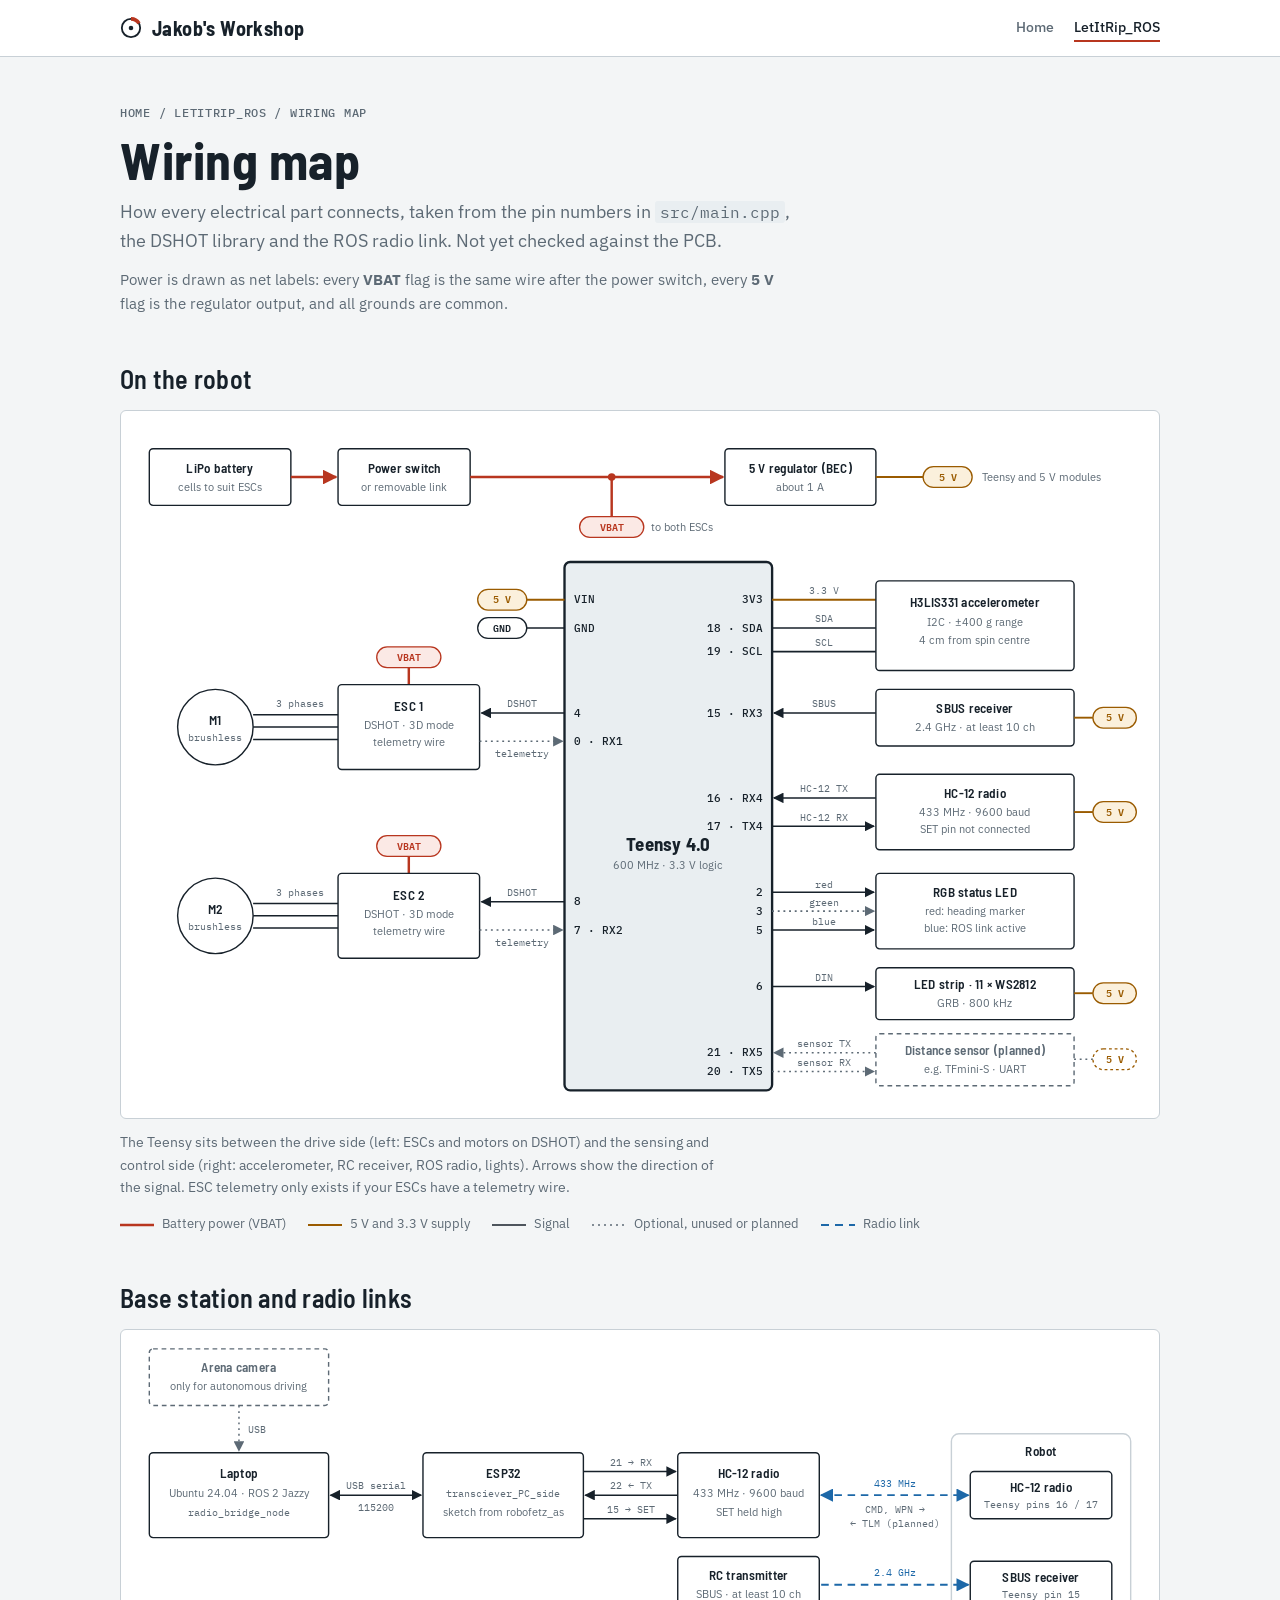
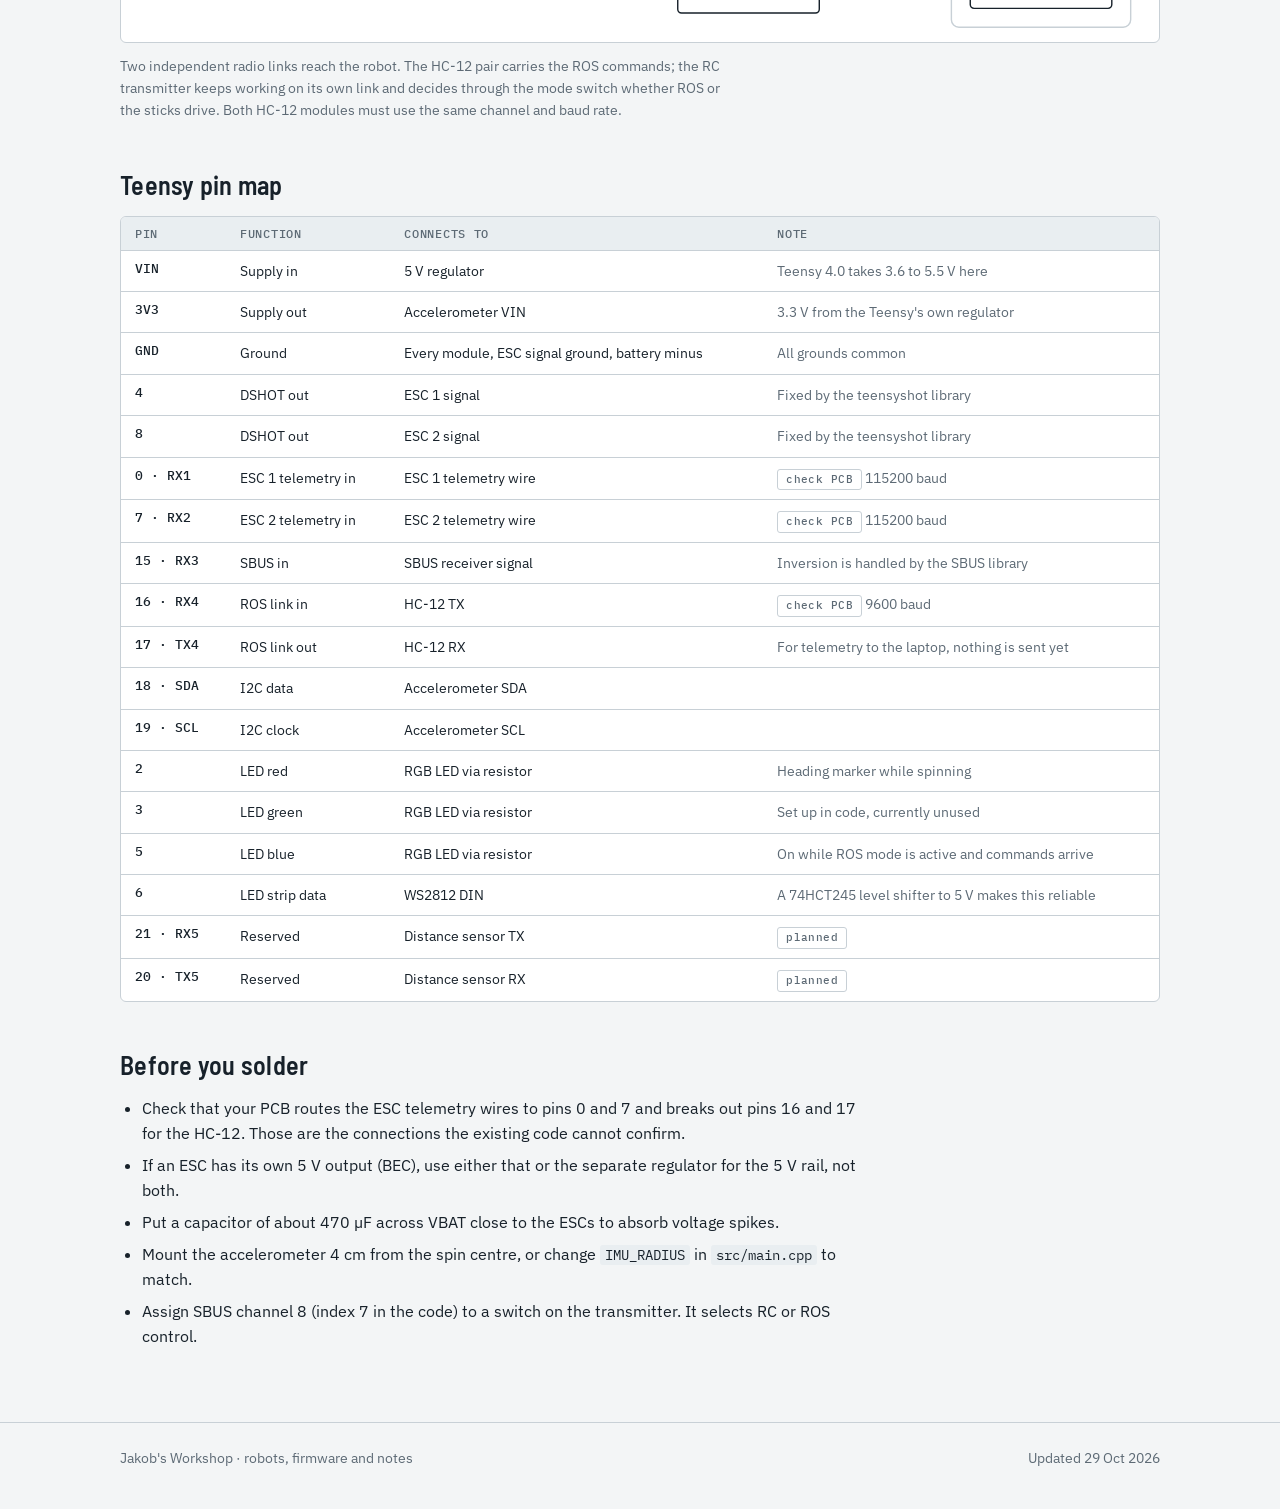
<file: projects/letitrip/wiring.html>
<!DOCTYPE html>
<html lang="en">
<head>
  <meta charset="UTF-8">
  <meta name="viewport" content="width=device-width, initial-scale=1.0, viewport-fit=cover">
  <title>LetItRip Wiring Map</title>
  <meta name="description" content="Wiring and Teensy pin map of the LetItRip meltybrain.">
  <link rel="preconnect" href="https://fonts.googleapis.com">
  <link rel="preconnect" href="https://fonts.gstatic.com" crossorigin>
  <link rel="stylesheet" href="https://fonts.googleapis.com/css2?family=Barlow+Semi+Condensed:wght@500;600;700&family=IBM+Plex+Sans:wght@400;500;600&family=IBM+Plex+Mono:wght@400;500&display=swap">
  <link rel="stylesheet" href="../../assets/css/site.css">
  <style>
  /* schematic marks, colours come from site.css */
  .legend { display: flex; flex-wrap: wrap; gap: 10px 22px; font-size: 13px; color: var(--muted); }
.legend span { display: inline-flex; align-items: center; gap: 8px; }
.legend svg { width: 34px; height: 10px; flex: none; }
.box { fill: var(--panel); stroke: var(--fg); stroke-width: 1.5; }
.mcu { fill: var(--panel-strong); stroke: var(--fg); stroke-width: 2.5; }
.plan { fill: var(--panel); stroke: var(--muted); stroke-width: 1.5; stroke-dasharray: 5 4; }
.group { fill: none; stroke: var(--border); stroke-width: 1.5; }
.w { stroke: var(--fg); stroke-width: 1.6; fill: none; }
.wp { stroke: var(--accent); stroke-width: 2.6; fill: none; }
.wr { stroke: var(--rail); stroke-width: 2; fill: none; }
.wo { stroke: var(--muted); stroke-width: 1.6; stroke-dasharray: 2 4; fill: none; }
.wx { stroke: var(--radio); stroke-width: 2; stroke-dasharray: 8 6; fill: none; }
.ah { fill: var(--fg); } .ah-p { fill: var(--accent); } .ah-o { fill: var(--muted); } .ah-x { fill: var(--radio); }
.dot { fill: var(--fg); } .dot-p { fill: var(--accent); }
.pill-p { fill: var(--accent-bg); stroke: var(--accent); stroke-width: 1.4; }
.pill-r { fill: var(--rail-bg); stroke: var(--rail); stroke-width: 1.4; }
.pill-g { fill: var(--panel); stroke: var(--fg); stroke-width: 1.4; }
.pill-o { fill: var(--panel); stroke: var(--rail); stroke-width: 1.4; stroke-dasharray: 3 3; }
.motor { fill: var(--panel); stroke: var(--fg); stroke-width: 1.5; }
.t { font: 600 14px var(--display); fill: var(--fg); letter-spacing: .02em; }
.tl { font: 700 20px var(--display); fill: var(--fg); letter-spacing: .02em; }
.s { font: 12px var(--sans); fill: var(--muted); }
.sm { font: 11px var(--mono); fill: var(--muted); }
.pin { font: 500 12px var(--mono); fill: var(--fg); }
.lab { font: 11px var(--mono); fill: var(--muted); }
.tp { font: 600 11px var(--mono); fill: var(--accent); }
.tr { font: 600 11px var(--mono); fill: var(--rail); }
.tg { font: 600 11px var(--mono); fill: var(--fg); }
.tx { font: 11px var(--mono); fill: var(--radio); }
.tplan { font: 600 14px var(--display); fill: var(--muted); letter-spacing: .02em; }

  ul.checks { margin: 0; padding-left: 22px; display: grid; gap: 6px; max-width: 75ch; }
  </style>
</head>
<body>
  <header class="site-header">
    <div class="wrap">
      <a class="brand" href="../../index.html"><svg class="brand-mark" viewBox="0 0 24 24" aria-hidden="true"><circle cx="12" cy="12" r="10" fill="none" stroke="currentColor" stroke-width="2"/><path d="M12 2 A10 10 0 0 1 20.7 7" fill="none" style="stroke:var(--accent)" stroke-width="4"/><circle cx="12" cy="12" r="2.5" fill="currentColor"/></svg>Jakob's Workshop</a>
      <nav class="site-nav" aria-label="Main">
        <a href="../../index.html">Home</a>
        <a href="../../projects/letitrip/index.html" aria-current="page">LetItRip_ROS</a>
      </nav>
    </div>
  </header>

  <main class="wrap">
    <div class="intro">
      <p class="crumbs"><a href="../../index.html">Home</a> / <a href="index.html">LetItRip_ROS</a> / Wiring map</p>
      <h1>Wiring map</h1>
      <p class="lede">How every electrical part connects, taken from the pin numbers in <code>src/main.cpp</code>, the DSHOT library and the ROS radio link. Not yet checked against the PCB.</p>
      <p class="minor">Power is drawn as net labels: every <b>VBAT</b> flag is the same wire after the power switch, every <b>5 V</b> flag is the regulator output, and all grounds are common.</p>
    </div>

    <section aria-labelledby="robot">
      <h2 id="robot">On the robot</h2>
      <figure>
      <div class="sheet">
        <svg viewBox="0 0 1100 750" role="img" aria-label="Robot wiring: the LiPo goes through the power switch to the two ESCs (VBAT) and to a 5 V regulator. The Teensy 4.0 drives ESC 1 on pin 4 and ESC 2 on pin 8 with DSHOT and reads their telemetry on pins 0 and 7. On the other side it reads the H3LIS331 accelerometer over I2C on pins 18 and 19, the SBUS receiver on pin 15, the HC-12 radio on pins 16 and 17, drives the RGB LED on pins 2, 3 and 5 and the LED strip on pin 6. Pins 20 and 21 are reserved for a planned distance sensor.">
          <defs>
            <marker id="a" viewBox="0 0 10 10" refX="9" refY="5" markerWidth="7" markerHeight="7" orient="auto-start-reverse"><path d="M0,0 L10,5 L0,10 z" class="ah"/></marker>
            <marker id="ap" viewBox="0 0 10 10" refX="9" refY="5" markerWidth="6" markerHeight="6" orient="auto-start-reverse"><path d="M0,0 L10,5 L0,10 z" class="ah-p"/></marker>
            <marker id="ao" viewBox="0 0 10 10" refX="9" refY="5" markerWidth="7" markerHeight="7" orient="auto-start-reverse"><path d="M0,0 L10,5 L0,10 z" class="ah-o"/></marker>
          </defs>

          <!-- power chain -->
          <rect class="box" x="30" y="40" width="150" height="60" rx="4"/>
          <text class="t" x="105" y="66" text-anchor="middle">LiPo battery</text>
          <text class="s" x="105" y="85" text-anchor="middle">cells to suit ESCs</text>
          <line class="wp" x1="180" y1="70" x2="228" y2="70" marker-end="url(#ap)"/>
          <rect class="box" x="230" y="40" width="140" height="60" rx="4"/>
          <text class="t" x="300" y="66" text-anchor="middle">Power switch</text>
          <text class="s" x="300" y="85" text-anchor="middle">or removable link</text>
          <line class="wp" x1="370" y1="70" x2="638" y2="70" marker-end="url(#ap)"/>
          <circle class="dot-p" cx="520" cy="70" r="4"/>
          <line class="wp" x1="520" y1="70" x2="520" y2="112"/>
          <rect class="pill-p" x="486" y="112" width="68" height="22" rx="11"/>
          <text class="tp" x="520" y="127" text-anchor="middle">VBAT</text>
          <text class="s" x="562" y="127">to both ESCs</text>
          <rect class="box" x="640" y="40" width="160" height="60" rx="4"/>
          <text class="t" x="720" y="66" text-anchor="middle">5 V regulator (BEC)</text>
          <text class="s" x="720" y="85" text-anchor="middle">about 1 A</text>
          <line class="wr" x1="800" y1="70" x2="850" y2="70"/>
          <rect class="pill-r" x="850" y="59" width="52" height="22" rx="11"/>
          <text class="tr" x="876" y="74" text-anchor="middle">5 V</text>
          <text class="s" x="912" y="74">Teensy and 5 V modules</text>

          <!-- Teensy -->
          <rect class="mcu" x="470" y="160" width="220" height="560" rx="6"/>
          <text class="tl" x="580" y="466" text-anchor="middle">Teensy 4.0</text>
          <text class="s" x="580" y="485" text-anchor="middle">600 MHz · 3.3 V logic</text>

          <!-- left pins -->
          <text class="pin" x="480" y="204">VIN</text>
          <text class="pin" x="480" y="234">GND</text>
          <text class="pin" x="480" y="324">4</text>
          <text class="pin" x="480" y="354">0 · RX1</text>
          <text class="pin" x="480" y="524">8</text>
          <text class="pin" x="480" y="554">7 · RX2</text>

          <line class="wr" x1="470" y1="200" x2="430" y2="200"/>
          <rect class="pill-r" x="378" y="189" width="52" height="22" rx="11"/>
          <text class="tr" x="404" y="204" text-anchor="middle">5 V</text>
          <line class="w" x1="470" y1="230" x2="430" y2="230"/>
          <rect class="pill-g" x="378" y="219" width="52" height="22" rx="11"/>
          <text class="tg" x="404" y="234" text-anchor="middle">GND</text>

          <!-- ESC 1 + motor 1 -->
          <line class="wp" x1="305" y1="290" x2="305" y2="272"/>
          <rect class="pill-p" x="271" y="250" width="68" height="22" rx="11"/>
          <text class="tp" x="305" y="265" text-anchor="middle">VBAT</text>
          <rect class="box" x="230" y="290" width="150" height="90" rx="4"/>
          <text class="t" x="305" y="318" text-anchor="middle">ESC 1</text>
          <text class="s" x="305" y="337" text-anchor="middle">DSHOT · 3D mode</text>
          <text class="s" x="305" y="355" text-anchor="middle">telemetry wire</text>
          <line class="w" x1="470" y1="320" x2="382" y2="320" marker-end="url(#a)"/>
          <text class="lab" x="425" y="314" text-anchor="middle">DSHOT</text>
          <line class="wo" x1="380" y1="350" x2="468" y2="350" marker-end="url(#ao)"/>
          <text class="lab" x="425" y="367" text-anchor="middle">telemetry</text>
          <line class="w" x1="230" y1="322" x2="140" y2="322"/>
          <line class="w" x1="230" y1="335" x2="140" y2="335"/>
          <line class="w" x1="230" y1="348" x2="140" y2="348"/>
          <text class="lab" x="190" y="314" text-anchor="middle">3 phases</text>
          <circle class="motor" cx="100" cy="335" r="40"/>
          <text class="t" x="100" y="333" text-anchor="middle">M1</text>
          <text class="sm" x="100" y="350" text-anchor="middle">brushless</text>

          <!-- ESC 2 + motor 2 -->
          <line class="wp" x1="305" y1="490" x2="305" y2="472"/>
          <rect class="pill-p" x="271" y="450" width="68" height="22" rx="11"/>
          <text class="tp" x="305" y="465" text-anchor="middle">VBAT</text>
          <rect class="box" x="230" y="490" width="150" height="90" rx="4"/>
          <text class="t" x="305" y="518" text-anchor="middle">ESC 2</text>
          <text class="s" x="305" y="537" text-anchor="middle">DSHOT · 3D mode</text>
          <text class="s" x="305" y="555" text-anchor="middle">telemetry wire</text>
          <line class="w" x1="470" y1="520" x2="382" y2="520" marker-end="url(#a)"/>
          <text class="lab" x="425" y="514" text-anchor="middle">DSHOT</text>
          <line class="wo" x1="380" y1="550" x2="468" y2="550" marker-end="url(#ao)"/>
          <text class="lab" x="425" y="567" text-anchor="middle">telemetry</text>
          <line class="w" x1="230" y1="522" x2="140" y2="522"/>
          <line class="w" x1="230" y1="535" x2="140" y2="535"/>
          <line class="w" x1="230" y1="548" x2="140" y2="548"/>
          <text class="lab" x="190" y="514" text-anchor="middle">3 phases</text>
          <circle class="motor" cx="100" cy="535" r="40"/>
          <text class="t" x="100" y="533" text-anchor="middle">M2</text>
          <text class="sm" x="100" y="550" text-anchor="middle">brushless</text>

          <!-- right pins -->
          <text class="pin" x="680" y="204" text-anchor="end">3V3</text>
          <text class="pin" x="680" y="234" text-anchor="end">18 · SDA</text>
          <text class="pin" x="680" y="259" text-anchor="end">19 · SCL</text>
          <text class="pin" x="680" y="324" text-anchor="end">15 · RX3</text>
          <text class="pin" x="680" y="414" text-anchor="end">16 · RX4</text>
          <text class="pin" x="680" y="444" text-anchor="end">17 · TX4</text>
          <text class="pin" x="680" y="514" text-anchor="end">2</text>
          <text class="pin" x="680" y="534" text-anchor="end">3</text>
          <text class="pin" x="680" y="554" text-anchor="end">5</text>
          <text class="pin" x="680" y="614" text-anchor="end">6</text>
          <text class="pin" x="680" y="684" text-anchor="end">21 · RX5</text>
          <text class="pin" x="680" y="704" text-anchor="end">20 · TX5</text>

          <!-- accelerometer -->
          <line class="wr" x1="690" y1="200" x2="800" y2="200"/>
          <text class="lab" x="745" y="194" text-anchor="middle">3.3 V</text>
          <line class="w" x1="690" y1="230" x2="800" y2="230"/>
          <text class="lab" x="745" y="224" text-anchor="middle">SDA</text>
          <line class="w" x1="690" y1="255" x2="800" y2="255"/>
          <text class="lab" x="745" y="249" text-anchor="middle">SCL</text>
          <rect class="box" x="800" y="180" width="210" height="95" rx="4"/>
          <text class="t" x="905" y="208" text-anchor="middle">H3LIS331 accelerometer</text>
          <text class="s" x="905" y="228" text-anchor="middle">I2C · ±400 g range</text>
          <text class="s" x="905" y="247" text-anchor="middle">4 cm from spin centre</text>

          <!-- SBUS receiver -->
          <line class="w" x1="800" y1="320" x2="692" y2="320" marker-end="url(#a)"/>
          <text class="lab" x="745" y="314" text-anchor="middle">SBUS</text>
          <rect class="box" x="800" y="295" width="210" height="60" rx="4"/>
          <text class="t" x="905" y="320" text-anchor="middle">SBUS receiver</text>
          <text class="s" x="905" y="339" text-anchor="middle">2.4 GHz · at least 10 ch</text>
          <line class="wr" x1="1010" y1="325" x2="1030" y2="325"/>
          <rect class="pill-r" x="1030" y="314" width="46" height="22" rx="11"/>
          <text class="tr" x="1053" y="329" text-anchor="middle">5 V</text>

          <!-- HC-12 -->
          <line class="w" x1="800" y1="410" x2="692" y2="410" marker-end="url(#a)"/>
          <text class="lab" x="745" y="404" text-anchor="middle">HC-12 TX</text>
          <line class="w" x1="690" y1="440" x2="798" y2="440" marker-end="url(#a)"/>
          <text class="lab" x="745" y="434" text-anchor="middle">HC-12 RX</text>
          <rect class="box" x="800" y="385" width="210" height="80" rx="4"/>
          <text class="t" x="905" y="410" text-anchor="middle">HC-12 radio</text>
          <text class="s" x="905" y="429" text-anchor="middle">433 MHz · 9600 baud</text>
          <text class="s" x="905" y="447" text-anchor="middle">SET pin not connected</text>
          <line class="wr" x1="1010" y1="425" x2="1030" y2="425"/>
          <rect class="pill-r" x="1030" y="414" width="46" height="22" rx="11"/>
          <text class="tr" x="1053" y="429" text-anchor="middle">5 V</text>

          <!-- RGB LED -->
          <line class="w" x1="690" y1="510" x2="798" y2="510" marker-end="url(#a)"/>
          <text class="lab" x="745" y="505" text-anchor="middle">red</text>
          <line class="wo" x1="690" y1="530" x2="798" y2="530" marker-end="url(#ao)"/>
          <text class="lab" x="745" y="525" text-anchor="middle">green</text>
          <line class="w" x1="690" y1="550" x2="798" y2="550" marker-end="url(#a)"/>
          <text class="lab" x="745" y="545" text-anchor="middle">blue</text>
          <rect class="box" x="800" y="490" width="210" height="80" rx="4"/>
          <text class="t" x="905" y="515" text-anchor="middle">RGB status LED</text>
          <text class="s" x="905" y="534" text-anchor="middle">red: heading marker</text>
          <text class="s" x="905" y="552" text-anchor="middle">blue: ROS link active</text>

          <!-- LED strip -->
          <line class="w" x1="690" y1="610" x2="798" y2="610" marker-end="url(#a)"/>
          <text class="lab" x="745" y="604" text-anchor="middle">DIN</text>
          <rect class="box" x="800" y="590" width="210" height="55" rx="4"/>
          <text class="t" x="905" y="613" text-anchor="middle">LED strip · 11 × WS2812</text>
          <text class="s" x="905" y="632" text-anchor="middle">GRB · 800 kHz</text>
          <line class="wr" x1="1010" y1="617" x2="1030" y2="617"/>
          <rect class="pill-r" x="1030" y="606" width="46" height="22" rx="11"/>
          <text class="tr" x="1053" y="621" text-anchor="middle">5 V</text>

          <!-- planned distance sensor -->
          <line class="wo" x1="800" y1="680" x2="692" y2="680" marker-end="url(#ao)"/>
          <text class="lab" x="745" y="674" text-anchor="middle">sensor TX</text>
          <line class="wo" x1="690" y1="700" x2="798" y2="700" marker-end="url(#ao)"/>
          <text class="lab" x="745" y="694" text-anchor="middle">sensor RX</text>
          <rect class="plan" x="800" y="660" width="210" height="55" rx="4"/>
          <text class="tplan" x="905" y="683" text-anchor="middle">Distance sensor (planned)</text>
          <text class="s" x="905" y="702" text-anchor="middle">e.g. TFmini-S · UART</text>
          <line class="wo" x1="1010" y1="687" x2="1030" y2="687"/>
          <rect class="pill-o" x="1030" y="676" width="46" height="22" rx="11"/>
          <text class="tr" x="1053" y="691" text-anchor="middle">5 V</text>
        </svg>
      </div>
      <figcaption>The Teensy sits between the drive side (left: ESCs and motors on DSHOT) and the sensing and control side (right: accelerometer, RC receiver, ROS radio, lights). Arrows show the direction of the signal. ESC telemetry only exists if your ESCs have a telemetry wire.</figcaption>
    </figure>
      <div class="legend" aria-label="Legend">
      <span><svg viewBox="0 0 34 10" aria-hidden="true"><line x1="0" y1="5" x2="34" y2="5" class="wp"/></svg>Battery power (VBAT)</span>
      <span><svg viewBox="0 0 34 10" aria-hidden="true"><line x1="0" y1="5" x2="34" y2="5" class="wr"/></svg>5 V and 3.3 V supply</span>
      <span><svg viewBox="0 0 34 10" aria-hidden="true"><line x1="0" y1="5" x2="34" y2="5" class="w"/></svg>Signal</span>
      <span><svg viewBox="0 0 34 10" aria-hidden="true"><line x1="0" y1="5" x2="34" y2="5" class="wo"/></svg>Optional, unused or planned</span>
      <span><svg viewBox="0 0 34 10" aria-hidden="true"><line x1="0" y1="5" x2="34" y2="5" class="wx"/></svg>Radio link</span>
    </div>

    </section>

    <section aria-labelledby="base">
      <h2 id="base">Base station and radio links</h2>
      <figure>
      <div class="sheet">
        <svg viewBox="0 0 1100 330" role="img" aria-label="Base station: the laptop running ROS 2 connects over USB to an ESP32, which talks to an HC-12 radio on pins 21, 22 and 15. That HC-12 talks to the robot's HC-12 at 433 MHz. Separately, the RC transmitter talks to the robot's SBUS receiver at 2.4 GHz. An arena camera connects to the laptop over USB for autonomous driving.">
          <defs>
            <marker id="b" viewBox="0 0 10 10" refX="9" refY="5" markerWidth="7" markerHeight="7" orient="auto-start-reverse"><path d="M0,0 L10,5 L0,10 z" class="ah"/></marker>
            <marker id="bx" viewBox="0 0 10 10" refX="9" refY="5" markerWidth="7" markerHeight="7" orient="auto-start-reverse"><path d="M0,0 L10,5 L0,10 z" class="ah-x"/></marker>
            <marker id="bo" viewBox="0 0 10 10" refX="9" refY="5" markerWidth="7" markerHeight="7" orient="auto-start-reverse"><path d="M0,0 L10,5 L0,10 z" class="ah-o"/></marker>
          </defs>

          <rect class="plan" x="30" y="20" width="190" height="60" rx="4"/>
          <text class="tplan" x="125" y="45" text-anchor="middle">Arena camera</text>
          <text class="s" x="125" y="64" text-anchor="middle">only for autonomous driving</text>
          <line class="wo" x1="125" y1="80" x2="125" y2="128" marker-end="url(#bo)"/>
          <text class="lab" x="135" y="109">USB</text>

          <rect class="box" x="30" y="130" width="190" height="90" rx="4"/>
          <text class="t" x="125" y="157" text-anchor="middle">Laptop</text>
          <text class="s" x="125" y="177" text-anchor="middle">Ubuntu 24.04 · ROS 2 Jazzy</text>
          <text class="sm" x="125" y="197" text-anchor="middle">radio_bridge_node</text>

          <line class="w" x1="222" y1="175" x2="318" y2="175" marker-start="url(#b)" marker-end="url(#b)"/>
          <text class="lab" x="270" y="168" text-anchor="middle">USB serial</text>
          <text class="lab" x="270" y="192" text-anchor="middle">115200</text>

          <rect class="box" x="320" y="130" width="170" height="90" rx="4"/>
          <text class="t" x="405" y="157" text-anchor="middle">ESP32</text>
          <text class="sm" x="405" y="177" text-anchor="middle">transciever_PC_side</text>
          <text class="s" x="405" y="197" text-anchor="middle">sketch from robofetz_as</text>

          <line class="w" x1="490" y1="150" x2="588" y2="150" marker-end="url(#b)"/>
          <text class="lab" x="540" y="144" text-anchor="middle">21 → RX</text>
          <line class="w" x1="590" y1="175" x2="492" y2="175" marker-end="url(#b)"/>
          <text class="lab" x="540" y="169" text-anchor="middle">22 ← TX</text>
          <line class="w" x1="490" y1="200" x2="588" y2="200" marker-end="url(#b)"/>
          <text class="lab" x="540" y="194" text-anchor="middle">15 → SET</text>

          <rect class="box" x="590" y="130" width="150" height="90" rx="4"/>
          <text class="t" x="665" y="157" text-anchor="middle">HC-12 radio</text>
          <text class="s" x="665" y="177" text-anchor="middle">433 MHz · 9600 baud</text>
          <text class="s" x="665" y="197" text-anchor="middle">SET held high</text>

          <line class="wx" x1="742" y1="175" x2="898" y2="175" marker-start="url(#bx)" marker-end="url(#bx)"/>
          <text class="tx" x="820" y="166" text-anchor="middle">433 MHz</text>
          <text class="lab" x="820" y="194" text-anchor="middle">CMD, WPN →</text>
          <text class="lab" x="820" y="209" text-anchor="middle">← TLM (planned)</text>

          <rect class="box" x="590" y="240" width="150" height="60" rx="4"/>
          <text class="t" x="665" y="265" text-anchor="middle">RC transmitter</text>
          <text class="s" x="665" y="284" text-anchor="middle">SBUS · at least 10 ch</text>
          <line class="wx" x1="742" y1="270" x2="898" y2="270" marker-end="url(#bx)"/>
          <text class="tx" x="820" y="261" text-anchor="middle">2.4 GHz</text>

          <rect class="group" x="880" y="110" width="190" height="205" rx="8"/>
          <text class="t" x="975" y="134" text-anchor="middle">Robot</text>
          <rect class="box" x="900" y="150" width="150" height="50" rx="4"/>
          <text class="t" x="975" y="172" text-anchor="middle">HC-12 radio</text>
          <text class="sm" x="975" y="189" text-anchor="middle">Teensy pins 16 / 17</text>
          <rect class="box" x="900" y="245" width="150" height="50" rx="4"/>
          <text class="t" x="975" y="267" text-anchor="middle">SBUS receiver</text>
          <text class="sm" x="975" y="284" text-anchor="middle">Teensy pin 15</text>
        </svg>
      </div>
      <figcaption>Two independent radio links reach the robot. The HC-12 pair carries the ROS commands; the RC transmitter keeps working on its own link and decides through the mode switch whether ROS or the sticks drive. Both HC-12 modules must use the same channel and baud rate.</figcaption>
    </figure>
    </section>

    <section aria-labelledby="pins">
      <h2 id="pins">Teensy pin map</h2>
      <div class="table-wrap">
      <table>
        <thead><tr><th>Pin</th><th>Function</th><th>Connects to</th><th>Note</th></tr></thead>
        <tbody>
          <tr><td class="mono">VIN</td><td>Supply in</td><td>5 V regulator</td><td class="note">Teensy 4.0 takes 3.6 to 5.5 V here</td></tr>
          <tr><td class="mono">3V3</td><td>Supply out</td><td>Accelerometer VIN</td><td class="note">3.3 V from the Teensy's own regulator</td></tr>
          <tr><td class="mono">GND</td><td>Ground</td><td>Every module, ESC signal ground, battery minus</td><td class="note">All grounds common</td></tr>
          <tr><td class="mono">4</td><td>DSHOT out</td><td>ESC 1 signal</td><td class="note">Fixed by the teensyshot library</td></tr>
          <tr><td class="mono">8</td><td>DSHOT out</td><td>ESC 2 signal</td><td class="note">Fixed by the teensyshot library</td></tr>
          <tr><td class="mono">0 · RX1</td><td>ESC 1 telemetry in</td><td>ESC 1 telemetry wire</td><td class="note"><span class="tag check">check PCB</span> 115200 baud</td></tr>
          <tr><td class="mono">7 · RX2</td><td>ESC 2 telemetry in</td><td>ESC 2 telemetry wire</td><td class="note"><span class="tag check">check PCB</span> 115200 baud</td></tr>
          <tr><td class="mono">15 · RX3</td><td>SBUS in</td><td>SBUS receiver signal</td><td class="note">Inversion is handled by the SBUS library</td></tr>
          <tr><td class="mono">16 · RX4</td><td>ROS link in</td><td>HC-12 TX</td><td class="note"><span class="tag check">check PCB</span> 9600 baud</td></tr>
          <tr><td class="mono">17 · TX4</td><td>ROS link out</td><td>HC-12 RX</td><td class="note">For telemetry to the laptop, nothing is sent yet</td></tr>
          <tr><td class="mono">18 · SDA</td><td>I2C data</td><td>Accelerometer SDA</td><td class="note"></td></tr>
          <tr><td class="mono">19 · SCL</td><td>I2C clock</td><td>Accelerometer SCL</td><td class="note"></td></tr>
          <tr><td class="mono">2</td><td>LED red</td><td>RGB LED via resistor</td><td class="note">Heading marker while spinning</td></tr>
          <tr><td class="mono">3</td><td>LED green</td><td>RGB LED via resistor</td><td class="note">Set up in code, currently unused</td></tr>
          <tr><td class="mono">5</td><td>LED blue</td><td>RGB LED via resistor</td><td class="note">On while ROS mode is active and commands arrive</td></tr>
          <tr><td class="mono">6</td><td>LED strip data</td><td>WS2812 DIN</td><td class="note">A 74HCT245 level shifter to 5 V makes this reliable</td></tr>
          <tr><td class="mono">21 · RX5</td><td>Reserved</td><td>Distance sensor TX</td><td class="note"><span class="tag">planned</span></td></tr>
          <tr><td class="mono">20 · TX5</td><td>Reserved</td><td>Distance sensor RX</td><td class="note"><span class="tag">planned</span></td></tr>
        </tbody>
      </table>
    </div>
    </section>

    <section aria-labelledby="checks">
      <h2 id="checks">Before you solder</h2>
      <ul class="checks">
      <li>Check that your PCB routes the ESC telemetry wires to pins 0 and 7 and breaks out pins 16 and 17 for the HC-12. Those are the connections the existing code cannot confirm.</li>
      <li>If an ESC has its own 5 V output (BEC), use either that or the separate regulator for the 5 V rail, not both.</li>
      <li>Put a capacitor of about 470 µF across VBAT close to the ESCs to absorb voltage spikes.</li>
      <li>Mount the accelerometer 4 cm from the spin centre, or change <code>IMU_RADIUS</code> in <code>src/main.cpp</code> to match.</li>
      <li>Assign SBUS channel 8 (index 7 in the code) to a switch on the transmitter. It selects RC or ROS control.</li>
    </ul>
    </section>
  </main>

  <footer class="site-footer">
    <div class="wrap">
      <span>Jakob's Workshop · robots, firmware and notes</span>
      <span>Updated 29 Oct 2026</span>
    </div>
  </footer>
</body>
</html>
</file>
<file: assets/css/site.css>
/* Jakob's project notebook: one narrow reading column, wide figures may break out of it */
:root {
  --bg: #f3f5f6;
  --panel: #ffffff;
  --panel-strong: #e9eef1;
  --fg: #17212a;
  --muted: #5d6a75;
  --border: #c8d0d6;
  --accent: #b8361f;
  --accent-bg: #fbe9e5;
  --rail: #9a5b00;
  --rail-bg: #fbf0dc;
  --radio: #1d68a8;
  --ok: #2f7d4f;
  --ok-bg: #e3f2e8;
  --display: "Barlow Semi Condensed", "Arial Narrow", system-ui, sans-serif;
  --sans: "IBM Plex Sans", system-ui, -apple-system, "Segoe UI", sans-serif;
  --mono: "IBM Plex Mono", ui-monospace, "SFMono-Regular", Menlo, Consolas, monospace;
}
@media (prefers-color-scheme: dark) {
  :root:not([data-theme="light"]) {
    --bg: #11161b; --panel: #192027; --panel-strong: #212a33; --fg: #e2e8ec; --muted: #94a1ac; --border: #333f49;
    --accent: #ff7b5e; --accent-bg: #3a1d17; --rail: #f0b44c; --rail-bg: #33270f; --radio: #6db3ef;
    --ok: #6fcf97; --ok-bg: #173324;
    color-scheme: dark;
  }
}
:root[data-theme="dark"] {
  --bg: #11161b; --panel: #192027; --panel-strong: #212a33; --fg: #e2e8ec; --muted: #94a1ac; --border: #333f49;
  --accent: #ff7b5e; --accent-bg: #3a1d17; --rail: #f0b44c; --rail-bg: #33270f; --radio: #6db3ef;
  --ok: #6fcf97; --ok-bg: #173324;
  color-scheme: dark;
}

*, *::before, *::after { box-sizing: border-box; }
html { -webkit-text-size-adjust: 100%; }
body { margin: 0; background: var(--bg); color: var(--fg); font: 16px/1.6 var(--sans); }
img, svg { max-width: 100%; }
a { color: var(--accent); text-underline-offset: 3px; }
a:hover { text-decoration-thickness: 2px; }
:focus-visible { outline: 2px solid var(--accent); outline-offset: 3px; border-radius: 2px; }
code { font: .88em var(--mono); background: var(--panel-strong); padding: 1px 5px; border-radius: 3px; }

.wrap {
  max-width: 1080px; margin: 0 auto;
  padding-left: max(20px, env(safe-area-inset-left, 0px));
  padding-right: max(20px, env(safe-area-inset-right, 0px));
}

/* header and footer */
.site-header { border-bottom: 1px solid var(--border); background: var(--panel); }
.site-header .wrap { display: flex; flex-wrap: wrap; align-items: center; justify-content: space-between; gap: 8px 24px; padding-block: 14px; }
.brand { font: 700 20px var(--display); letter-spacing: .02em; color: var(--fg); text-decoration: none; display: inline-flex; align-items: center; gap: 10px; }
.brand-mark { width: 22px; height: 22px; flex: none; }
.site-nav { display: flex; flex-wrap: wrap; gap: 4px 20px; font: 500 14px var(--sans); }
.site-nav a { color: var(--muted); text-decoration: none; padding-block: 4px; border-bottom: 2px solid transparent; }
.site-nav a:hover { color: var(--fg); }
.site-nav a[aria-current="page"] { color: var(--fg); border-bottom-color: var(--accent); }
.site-footer { border-top: 1px solid var(--border); margin-top: 72px; }
.site-footer .wrap { padding-block: 24px 40px; display: flex; flex-wrap: wrap; justify-content: space-between; gap: 8px 24px; color: var(--muted); font-size: 14px; }

/* page structure */
main { display: grid; gap: 48px; padding-block: 48px 0; }
.intro { display: grid; gap: 12px; max-width: 68ch; }
.crumbs { margin: 0; font: 500 12px var(--mono); letter-spacing: .06em; text-transform: uppercase; color: var(--muted); }
.crumbs a { color: var(--muted); text-decoration: none; }
.crumbs a:hover { color: var(--fg); text-decoration: underline; }
h1 { font: 700 clamp(34px, 6vw, 52px)/1.04 var(--display); margin: 0; letter-spacing: .01em; text-wrap: balance; }
h2 { font: 600 26px/1.15 var(--display); margin: 0; letter-spacing: .01em; text-wrap: balance; }
h3 { font: 600 19px/1.2 var(--display); margin: 0; letter-spacing: .02em; }
p { margin: 0; }
.lede { font-size: 18px; color: var(--muted); }
section { display: grid; gap: 16px; min-width: 0; }
.prose { display: grid; gap: 14px; max-width: 68ch; }
.prose ul { margin: 0; padding-left: 22px; display: grid; gap: 6px; }
.prose li::marker { color: var(--muted); }

/* status tags */
.tag { display: inline-block; font: 500 11px/1.6 var(--mono); letter-spacing: .04em; padding: 1px 8px; border-radius: 3px; border: 1px solid var(--border); color: var(--muted); white-space: nowrap; }
.tag.ok { border-color: var(--ok); color: var(--ok); background: var(--ok-bg); }
.tag.wip { border-color: var(--rail); color: var(--rail); background: var(--rail-bg); }
.tags { display: flex; flex-wrap: wrap; gap: 6px; }

/* project entry on the home page */
.project { display: grid; grid-template-columns: minmax(0, 1fr) minmax(0, 320px); gap: 28px; align-items: center; background: var(--panel); border: 1px solid var(--border); border-radius: 8px; padding: 28px; text-decoration: none; color: inherit; }
.project:hover { border-color: var(--accent); }
.project:hover h2 { color: var(--accent); }
.project-text { display: grid; gap: 12px; min-width: 0; }
.project-text p { color: var(--muted); max-width: 60ch; }
.project-art { color: var(--fg); }
.project-art svg { display: block; width: 100%; height: auto; }
@media (max-width: 720px) { .project { grid-template-columns: 1fr; padding: 20px; } .project-art { max-width: 280px; } }

/* list of documentation pages */
.doclist { list-style: none; margin: 0; padding: 0; border-top: 1px solid var(--border); }
.doclist li { display: grid; grid-template-columns: minmax(0, 1fr) auto; gap: 4px 20px; align-items: baseline; padding: 16px 0; border-bottom: 1px solid var(--border); }
.doclist p { grid-column: 1; color: var(--muted); font-size: 15px; }
.doclist .tag { grid-column: 2; grid-row: 1; }
.doclist h3 a { color: var(--fg); text-decoration: none; }
.doclist h3 a:hover { color: var(--accent); }
.doclist .planned h3 { color: var(--muted); }

.minor { color: var(--muted); font-size: 15px; }
.minor a { color: var(--muted); }

/* editable parts list */
.parts-tools { display: flex; flex-wrap: wrap; align-items: center; gap: 8px 16px; }
.parts-tools[hidden] { display: none; }
.parts-tools p { font: 500 14px var(--mono); }
.parts-tools button { font: 500 13px var(--sans); color: var(--fg); background: var(--panel); border: 1px solid var(--border); border-radius: 4px; padding: 5px 10px; cursor: pointer; }
.parts-tools button:hover { border-color: var(--accent); }
select.status { font: 500 12px var(--mono); color: var(--muted); background: var(--panel); border: 1px solid var(--border); border-radius: 3px; padding: 3px 4px; }
select.status[data-status="have"], select.status[data-status="ordered"] { color: var(--ok); background: var(--ok-bg); border-color: var(--ok); }
select.status[data-status="expected"], select.status[data-status="check first"] { color: var(--rail); background: var(--rail-bg); border-color: var(--rail); }
tr[data-status="not needed"] td:not(:nth-child(3)) { opacity: .5; text-decoration: line-through; }

/* figures, tables */
figure { margin: 0; display: grid; gap: 12px; min-width: 0; }
.sheet { background: var(--panel); border: 1px solid var(--border); border-radius: 6px; overflow-x: auto; }
.sheet svg { display: block; width: 100%; min-width: 860px; height: auto; color: var(--fg); }
figcaption { color: var(--muted); font-size: 14px; max-width: 75ch; }
.table-wrap { overflow-x: auto; background: var(--panel); border: 1px solid var(--border); border-radius: 6px; }
table { border-collapse: collapse; width: 100%; min-width: 640px; font-size: 14px; }
th, td { text-align: left; padding: 9px 14px; border-bottom: 1px solid var(--border); vertical-align: top; }
th { font: 500 12px var(--mono); text-transform: uppercase; letter-spacing: .06em; color: var(--muted); background: var(--panel-strong); }
tbody tr:last-child td { border-bottom: 0; }
td.mono { font: 500 13px var(--mono); white-space: nowrap; font-variant-numeric: tabular-nums; }
td.note { color: var(--muted); }

@media (prefers-reduced-motion: reduce) { * { transition: none !important; animation: none !important; } }
</file>
